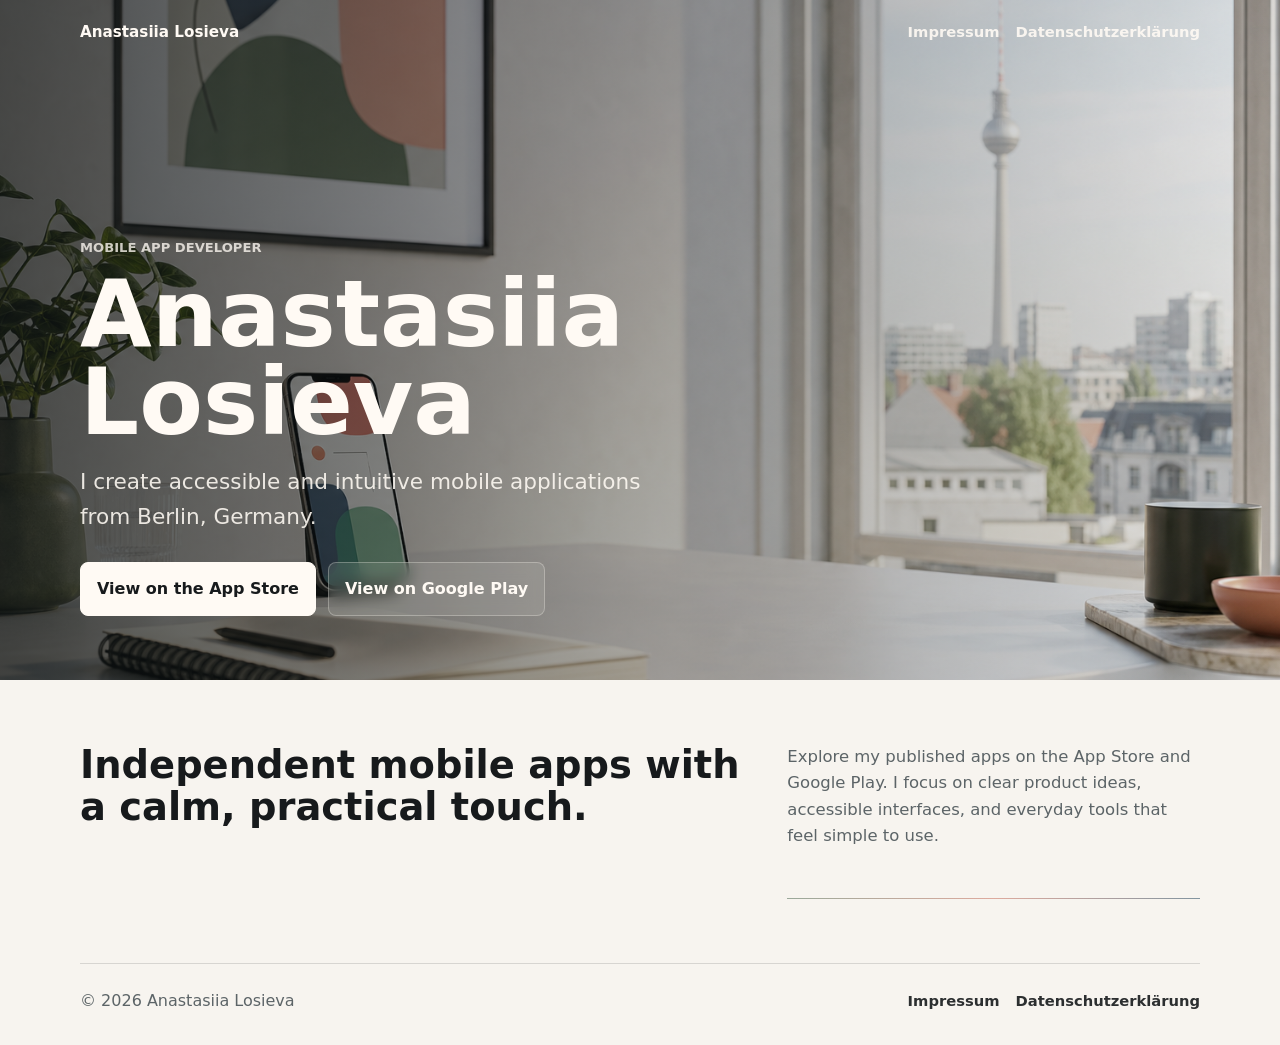
<file: index.html>
<!DOCTYPE html>
<html lang="en">
<head>
  <meta charset="UTF-8">
  <meta name="viewport" content="width=device-width, initial-scale=1">
  <title>Anastasiia Losieva – App Developer</title>
  <link rel="preload" href="assets/homepage-hero.png" as="image">
  <style>
    :root {
      color-scheme: light;
      --ink: #171a1c;
      --muted: #5c6467;
      --paper: #f7f4ef;
      --line: rgba(23, 26, 28, 0.14);
      --green: #4e6b54;
      --coral: #c96f5d;
      --blue: #24475f;
      --white: #fffaf4;
    }

    * {
      box-sizing: border-box;
    }

    body {
      margin: 0;
      font-family: Inter, ui-sans-serif, system-ui, -apple-system, BlinkMacSystemFont, "Segoe UI", sans-serif;
      line-height: 1.6;
      color: var(--ink);
      background: var(--paper);
    }

    a {
      color: inherit;
    }

    .site-header {
      position: absolute;
      top: 0;
      left: 0;
      right: 0;
      z-index: 2;
      display: flex;
      align-items: center;
      justify-content: space-between;
      gap: 1rem;
      width: min(1120px, calc(100% - 2rem));
      margin: 0 auto;
      padding: 1.25rem 0;
      color: var(--white);
    }

    .brand {
      margin: 0;
      font-size: 0.95rem;
      font-weight: 700;
    }

    nav {
      display: flex;
      gap: 1rem;
      align-items: center;
      flex-wrap: wrap;
      justify-content: flex-end;
    }

    nav a {
      text-decoration: none;
      font-size: 0.92rem;
      font-weight: 650;
      opacity: 0.9;
      transition: opacity 160ms ease, transform 160ms ease;
    }

    nav a:hover {
      opacity: 1;
      transform: translateY(-1px);
    }

    .hero {
      position: relative;
      min-height: min(680px, 76vh);
      overflow: hidden;
      display: grid;
      align-items: end;
      background: #101516;
      color: var(--white);
      isolation: isolate;
    }

    .hero::before,
    .hero::after {
      content: "";
      position: absolute;
      inset: 0;
    }

    .hero::before {
      z-index: -2;
      background-image: url("assets/homepage-hero.png");
      background-position: center;
      background-size: cover;
      transform: scale(1.02);
      animation: hero-breathe 16s ease-in-out infinite alternate;
    }

    .hero::after {
      z-index: -1;
      background: linear-gradient(90deg, rgba(16, 21, 22, 0.74), rgba(16, 21, 22, 0.36) 48%, rgba(16, 21, 22, 0.08));
    }

    .hero-content {
      width: min(1120px, calc(100% - 2rem));
      margin: 0 auto;
      padding: 8rem 0 4rem;
    }

    .eyebrow {
      margin: 0 0 0.75rem;
      color: rgba(255, 250, 244, 0.78);
      font-size: 0.82rem;
      font-weight: 800;
      letter-spacing: 0;
      text-transform: uppercase;
    }

    h1 {
      max-width: 720px;
      margin: 0;
      font-size: clamp(2.6rem, 8vw, 5.8rem);
      line-height: 0.95;
      letter-spacing: 0;
    }

    .lead {
      max-width: 580px;
      margin: 1.2rem 0 0;
      color: rgba(255, 250, 244, 0.88);
      font-size: clamp(1.05rem, 2vw, 1.35rem);
    }

    .hero-actions {
      display: flex;
      flex-wrap: wrap;
      gap: 0.75rem;
      margin-top: 1.75rem;
    }

    .button {
      display: inline-block;
      min-width: 11.5rem;
      padding: 0.82rem 1rem;
      border: 1px solid rgba(255, 250, 244, 0.28);
      border-radius: 8px;
      color: var(--white);
      text-decoration: none;
      text-align: center;
      font-weight: 760;
      transition: transform 160ms ease, border-color 160ms ease, background 160ms ease;
    }

    .button:hover {
      transform: translateY(-2px);
    }

    .button.primary {
      background: var(--white);
      color: var(--ink);
      border-color: var(--white);
    }

    .button.secondary {
      background: rgba(255, 250, 244, 0.1);
      backdrop-filter: blur(8px);
    }

    .section {
      width: min(1120px, calc(100% - 2rem));
      margin: 0 auto;
      padding: 4rem 0;
    }

    .intro {
      display: grid;
      grid-template-columns: minmax(0, 0.9fr) minmax(260px, 0.55fr);
      gap: 2rem;
      align-items: start;
    }

    .intro h2 {
      margin: 0;
      font-size: clamp(1.7rem, 3vw, 2.5rem);
      line-height: 1.1;
      letter-spacing: 0;
    }

    .intro p {
      margin: 0;
      color: var(--muted);
      font-size: 1.03rem;
    }

    .accent-line {
      width: 100%;
      height: 1px;
      margin-top: 3rem;
      background: linear-gradient(90deg, var(--green), var(--coral), var(--blue));
      opacity: 0.55;
    }

    footer {
      width: min(1120px, calc(100% - 2rem));
      margin: 0 auto;
      padding: 1.5rem 0 2rem;
      border-top: 1px solid var(--line);
      color: var(--muted);
      display: flex;
      align-items: center;
      justify-content: space-between;
      gap: 1rem;
      flex-wrap: wrap;
    }

    footer p {
      margin: 0;
    }

    footer nav a {
      color: var(--ink);
    }

    @keyframes hero-breathe {
      from {
        transform: scale(1.02);
      }
      to {
        transform: scale(1.055);
      }
    }

    @media (max-width: 720px) {
      .site-header {
        align-items: flex-start;
        padding-top: 1rem;
      }

      nav {
        gap: 0.75rem;
      }

      .hero {
        min-height: 690px;
      }

      .hero::before {
        background-position: 58% center;
      }

      .hero-content {
        padding-bottom: 2rem;
      }

      .button {
        width: 100%;
      }

      .intro {
        grid-template-columns: 1fr;
      }
    }

    @media (prefers-reduced-motion: reduce) {
      *,
      *::before,
      *::after {
        animation-duration: 1ms !important;
        animation-iteration-count: 1 !important;
        scroll-behavior: auto !important;
        transition-duration: 1ms !important;
      }
    }
  </style>
</head>
<body>
  <header class="site-header">
    <p class="brand">Anastasiia Losieva</p>
    <nav aria-label="Primary">
      <a href="impressum.html">Impressum</a>
      <a href="datenschutz.html">Datenschutzerklärung</a>
    </nav>
  </header>

  <main>
    <section class="hero" aria-labelledby="hero-title">
      <div class="hero-content">
        <p class="eyebrow">Mobile App Developer</p>
        <h1 id="hero-title">Anastasiia Losieva</h1>
        <p class="lead">I create accessible and intuitive mobile applications from Berlin, Germany.</p>
        <div class="hero-actions" role="group" aria-label="App store profiles">
          <a class="button primary" href="https://apps.apple.com/de/developer/anastasiia-losieva/id1789426317?l=en-GB" target="_blank" rel="noopener noreferrer">View on the App Store</a>
          <a class="button secondary" href="https://play.google.com/store/apps/developer?id=Anastasiia+Losieva" target="_blank" rel="noopener noreferrer">View on Google Play</a>
        </div>
      </div>
    </section>

    <section class="section intro" aria-labelledby="apps-title">
      <h2 id="apps-title">Independent mobile apps with a calm, practical touch.</h2>
      <div>
        <p>Explore my published apps on the App Store and Google Play. I focus on clear product ideas, accessible interfaces, and everyday tools that feel simple to use.</p>
        <div class="accent-line" aria-hidden="true"></div>
      </div>
    </section>
  </main>

  <footer>
    <p>&copy; 2026 Anastasiia Losieva</p>
    <nav aria-label="Footer">
      <a href="impressum.html">Impressum</a>
      <a href="datenschutz.html">Datenschutzerklärung</a>
    </nav>
  </footer>
</body>
</html>
</file>
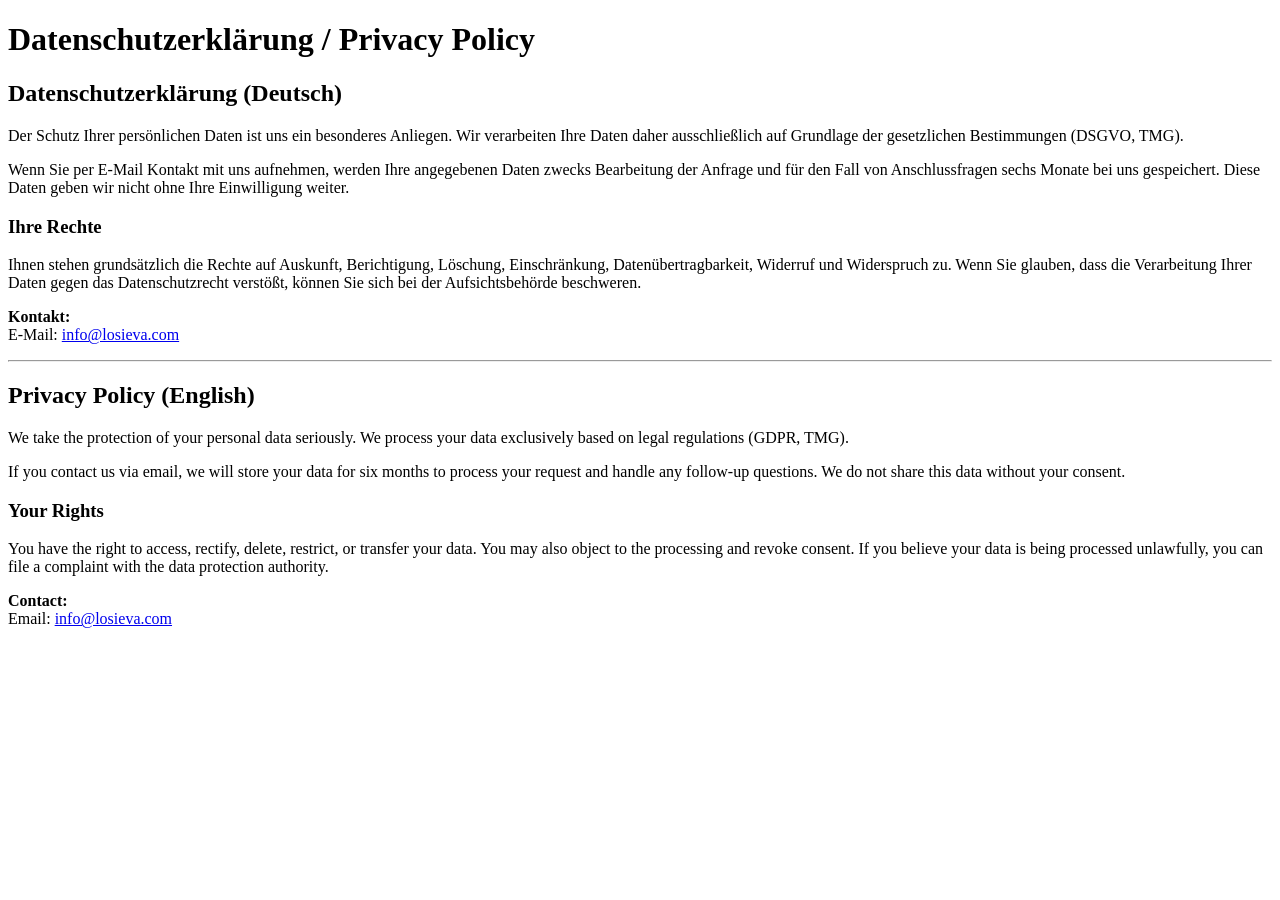
<file: datenschutz.html>
<!DOCTYPE html>
<html lang="de">
<head>
  <meta charset="UTF-8">
  <title>Datenschutzerklärung</title>
</head>
<body>
  <h1>Datenschutzerklärung / Privacy Policy</h1>

  <h2>Datenschutzerklärung (Deutsch)</h2>
  <p>
    Der Schutz Ihrer persönlichen Daten ist uns ein besonderes Anliegen. Wir verarbeiten Ihre Daten daher ausschließlich auf Grundlage der gesetzlichen Bestimmungen (DSGVO, TMG).
  </p>
  <p>
    Wenn Sie per E-Mail Kontakt mit uns aufnehmen, werden Ihre angegebenen Daten zwecks Bearbeitung der Anfrage und für den Fall von Anschlussfragen sechs Monate bei uns gespeichert. Diese Daten geben wir nicht ohne Ihre Einwilligung weiter.
  </p>
  <h3>Ihre Rechte</h3>
  <p>
    Ihnen stehen grundsätzlich die Rechte auf Auskunft, Berichtigung, Löschung, Einschränkung, Datenübertragbarkeit, Widerruf und Widerspruch zu. Wenn Sie glauben, dass die Verarbeitung Ihrer Daten gegen das Datenschutzrecht verstößt, können Sie sich bei der Aufsichtsbehörde beschweren.
  </p>
  <p>
    <strong>Kontakt:</strong><br>
    E-Mail: <a href="mailto:info@losieva.com">info@losieva.com</a>
  </p>

  <hr>

  <h2>Privacy Policy (English)</h2>
  <p>
    We take the protection of your personal data seriously. We process your data exclusively based on legal regulations (GDPR, TMG).
  </p>
  <p>
    If you contact us via email, we will store your data for six months to process your request and handle any follow-up questions. We do not share this data without your consent.
  </p>
  <h3>Your Rights</h3>
  <p>
    You have the right to access, rectify, delete, restrict, or transfer your data. You may also object to the processing and revoke consent. If you believe your data is being processed unlawfully, you can file a complaint with the data protection authority.
  </p>
  <p>
    <strong>Contact:</strong><br>
    Email: <a href="mailto:info@losieva.com">info@losieva.com</a>
  </p>
</body>
</html>
</file>
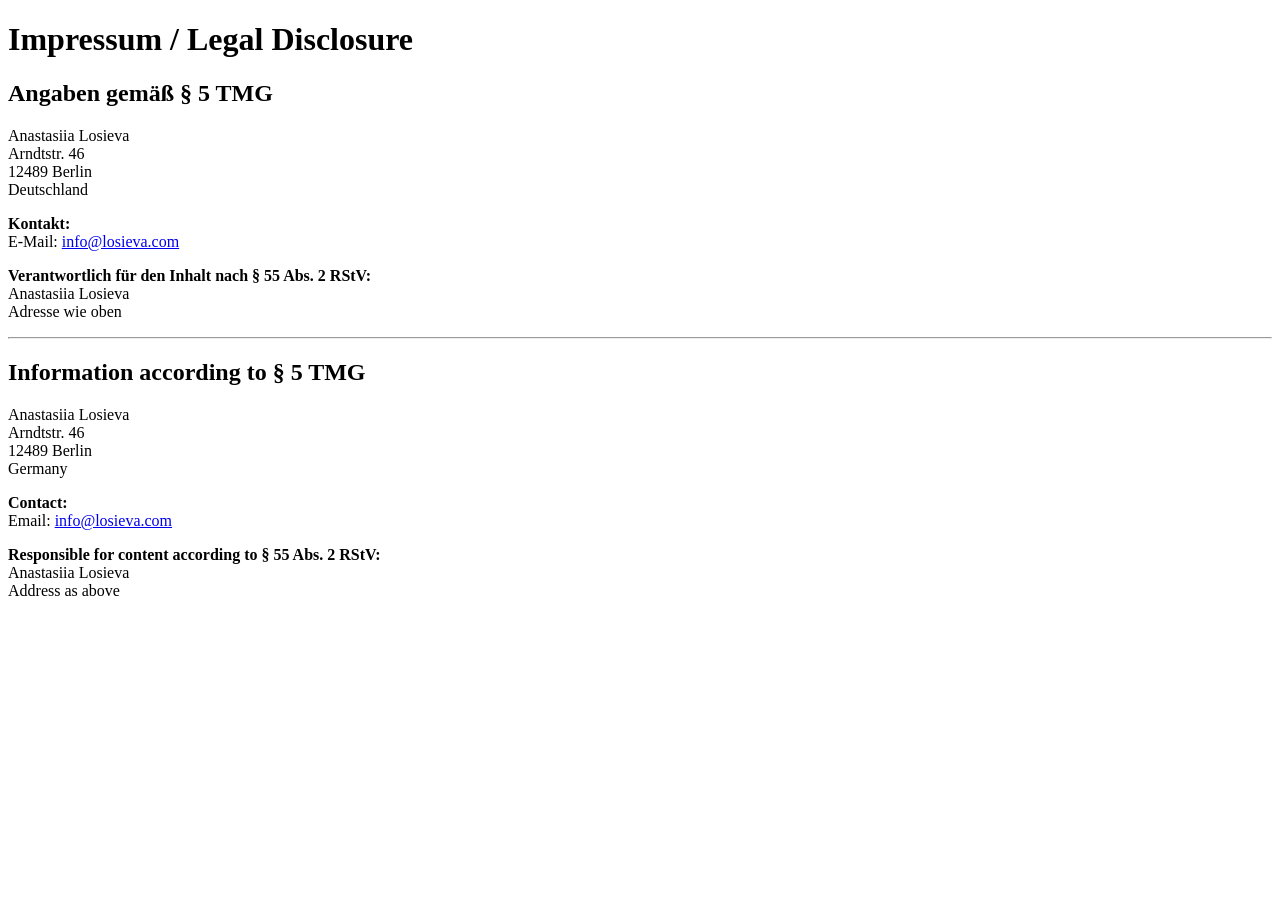
<file: impressum.html>
<!DOCTYPE html>
<html lang="de">
<head>
  <meta charset="UTF-8">
  <title>Impressum</title>
</head>
<body>
  <h1>Impressum / Legal Disclosure</h1>

  <h2>Angaben gemäß § 5 TMG</h2>
  <p>
    Anastasiia Losieva<br>
    Arndtstr. 46<br>
    12489 Berlin<br>
    Deutschland
  </p>

  <p>
    <strong>Kontakt:</strong><br>
    E-Mail: <a href="mailto:info@losieva.com">info@losieva.com</a>
  </p>

  <p>
    <strong>Verantwortlich für den Inhalt nach § 55 Abs. 2 RStV:</strong><br>
    Anastasiia Losieva<br>
    Adresse wie oben
  </p>

  <hr>

  <h2>Information according to § 5 TMG</h2>
  <p>
    Anastasiia Losieva<br>
    Arndtstr. 46<br>
    12489 Berlin<br>
    Germany
  </p>

  <p>
    <strong>Contact:</strong><br>
    Email: <a href="mailto:info@losieva.com">info@losieva.com</a>
  </p>

  <p>
    <strong>Responsible for content according to § 55 Abs. 2 RStV:</strong><br>
    Anastasiia Losieva<br>
    Address as above
  </p>
</body>
</html>
</file>
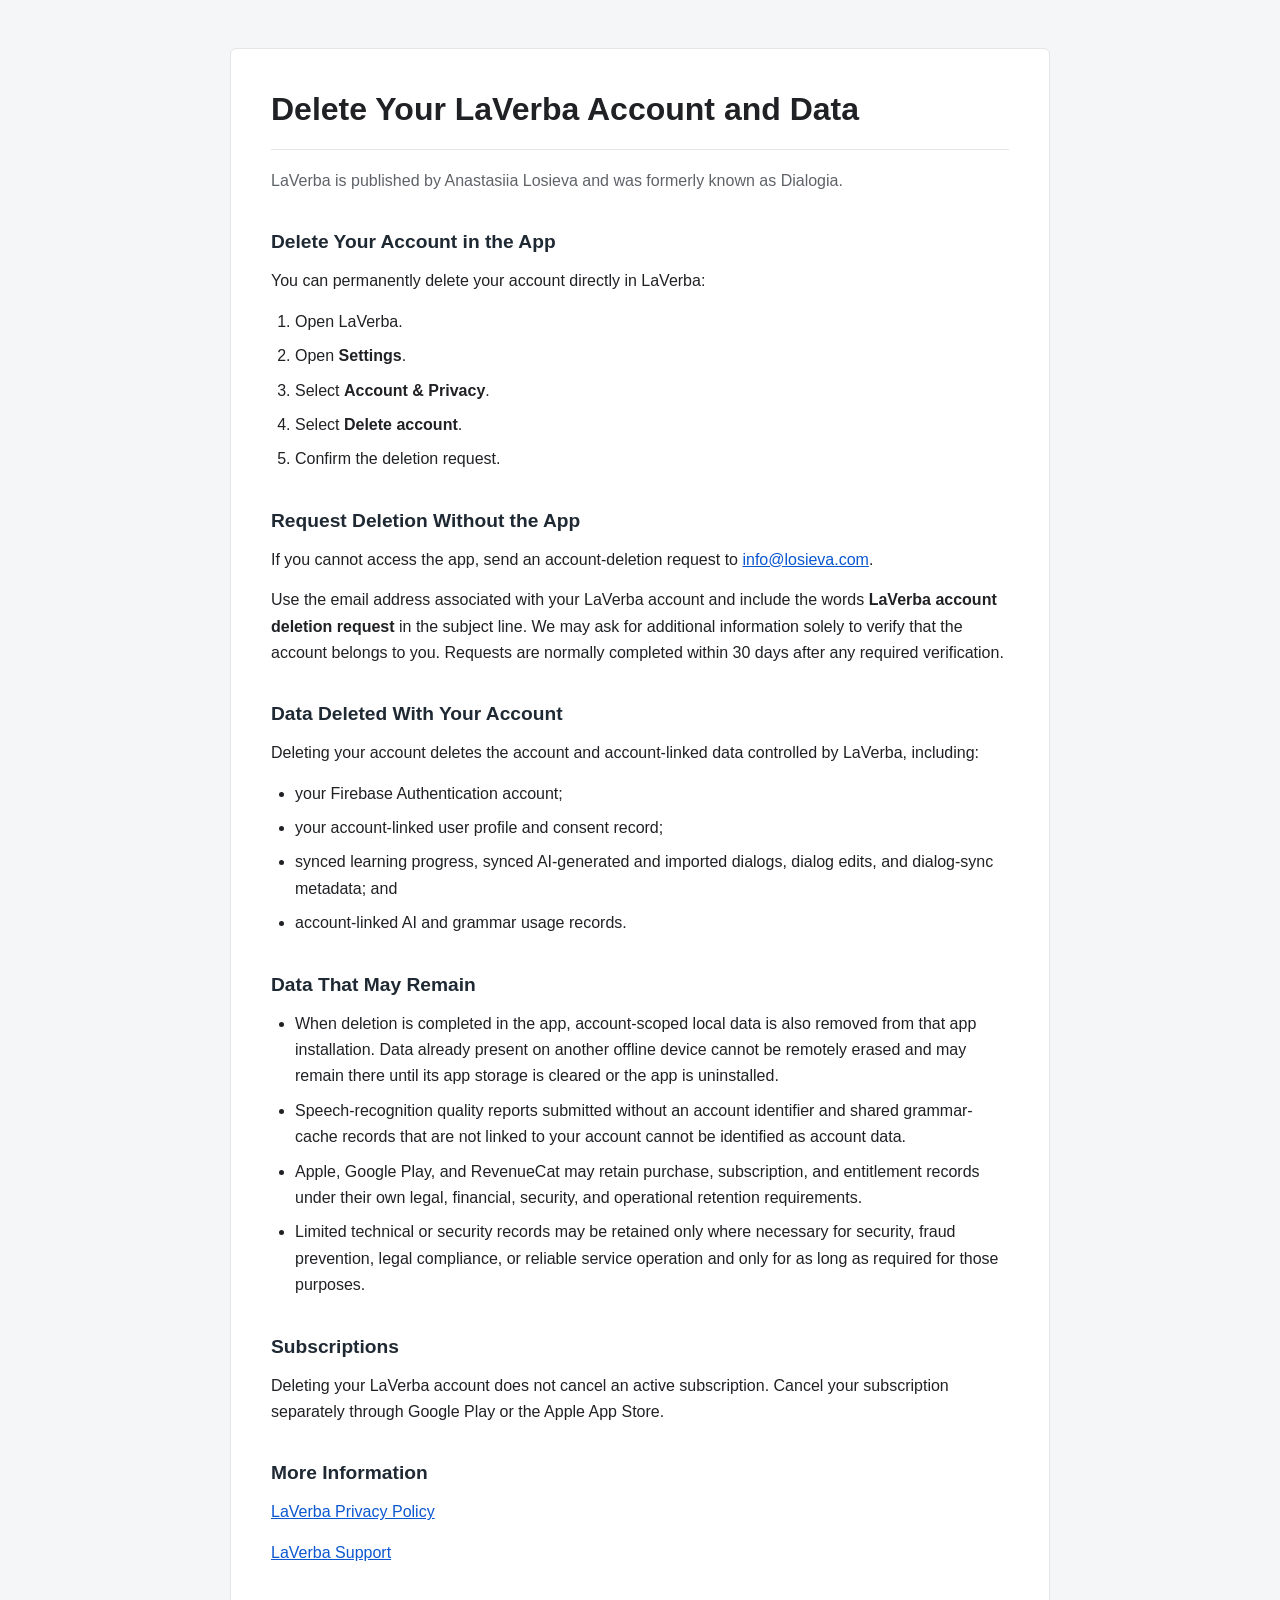
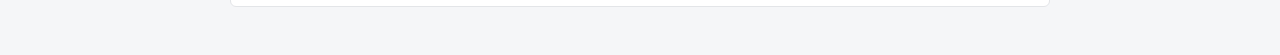
<file: app/dialogia/account-deletion.html>
<!DOCTYPE html>
<html lang="en">
<head>
  <meta charset="UTF-8">
  <meta name="viewport" content="width=device-width, initial-scale=1">
  <meta name="robots" content="noindex, noarchive">
  <title>Delete Your LaVerba Account and Data</title>
  <link rel="stylesheet" href="styles.css">
</head>
<body>
  <main class="page">
    <article class="document">
      <section class="legal-content">
        <h1>Delete Your LaVerba Account and Data</h1>
        <p>LaVerba is published by Anastasiia Losieva and was formerly known as Dialogia.</p>

        <h2>Delete Your Account in the App</h2>
        <p>You can permanently delete your account directly in LaVerba:</p>
        <ol>
          <li>Open LaVerba.</li>
          <li>Open <strong>Settings</strong>.</li>
          <li>Select <strong>Account &amp; Privacy</strong>.</li>
          <li>Select <strong>Delete account</strong>.</li>
          <li>Confirm the deletion request.</li>
        </ol>

        <h2>Request Deletion Without the App</h2>
        <p>If you cannot access the app, send an account-deletion request to <a href="mailto:info@losieva.com?subject=LaVerba%20account%20deletion%20request">info@losieva.com</a>.</p>
        <p>Use the email address associated with your LaVerba account and include the words <strong>LaVerba account deletion request</strong> in the subject line. We may ask for additional information solely to verify that the account belongs to you. Requests are normally completed within 30 days after any required verification.</p>

        <h2>Data Deleted With Your Account</h2>
        <p>Deleting your account deletes the account and account-linked data controlled by LaVerba, including:</p>
        <ul>
          <li>your Firebase Authentication account;</li>
          <li>your account-linked user profile and consent record;</li>
          <li>synced learning progress, synced AI-generated and imported dialogs, dialog edits, and dialog-sync metadata; and</li>
          <li>account-linked AI and grammar usage records.</li>
        </ul>

        <h2>Data That May Remain</h2>
        <ul>
          <li>When deletion is completed in the app, account-scoped local data is also removed from that app installation. Data already present on another offline device cannot be remotely erased and may remain there until its app storage is cleared or the app is uninstalled.</li>
          <li>Speech-recognition quality reports submitted without an account identifier and shared grammar-cache records that are not linked to your account cannot be identified as account data.</li>
          <li>Apple, Google Play, and RevenueCat may retain purchase, subscription, and entitlement records under their own legal, financial, security, and operational retention requirements.</li>
          <li>Limited technical or security records may be retained only where necessary for security, fraud prevention, legal compliance, or reliable service operation and only for as long as required for those purposes.</li>
        </ul>

        <h2>Subscriptions</h2>
        <p>Deleting your LaVerba account does not cancel an active subscription. Cancel your subscription separately through Google Play or the Apple App Store.</p>

        <h2>More Information</h2>
        <p><a href="privacy-policy.html">LaVerba Privacy Policy</a></p>
        <p><a href="support.html">LaVerba Support</a></p>
      </section>
    </article>
  </main>
</body>
</html>
</file>
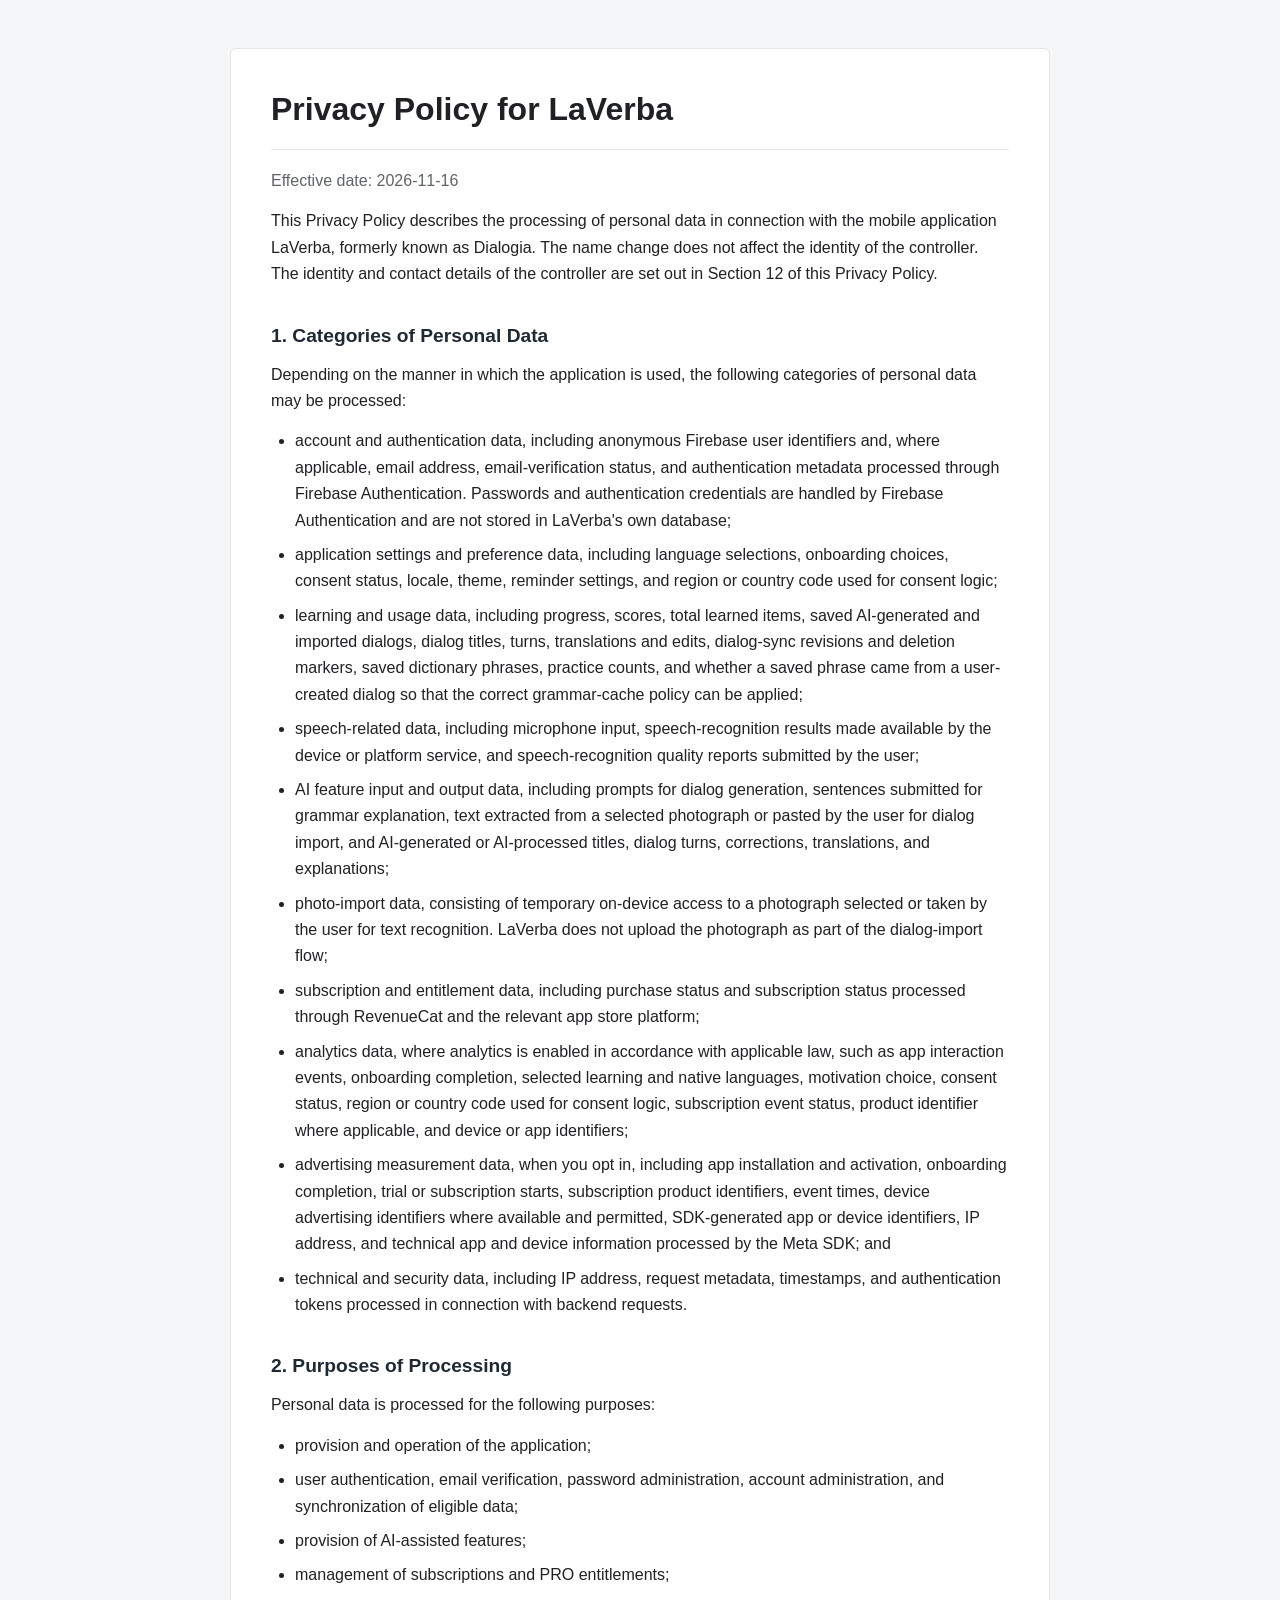
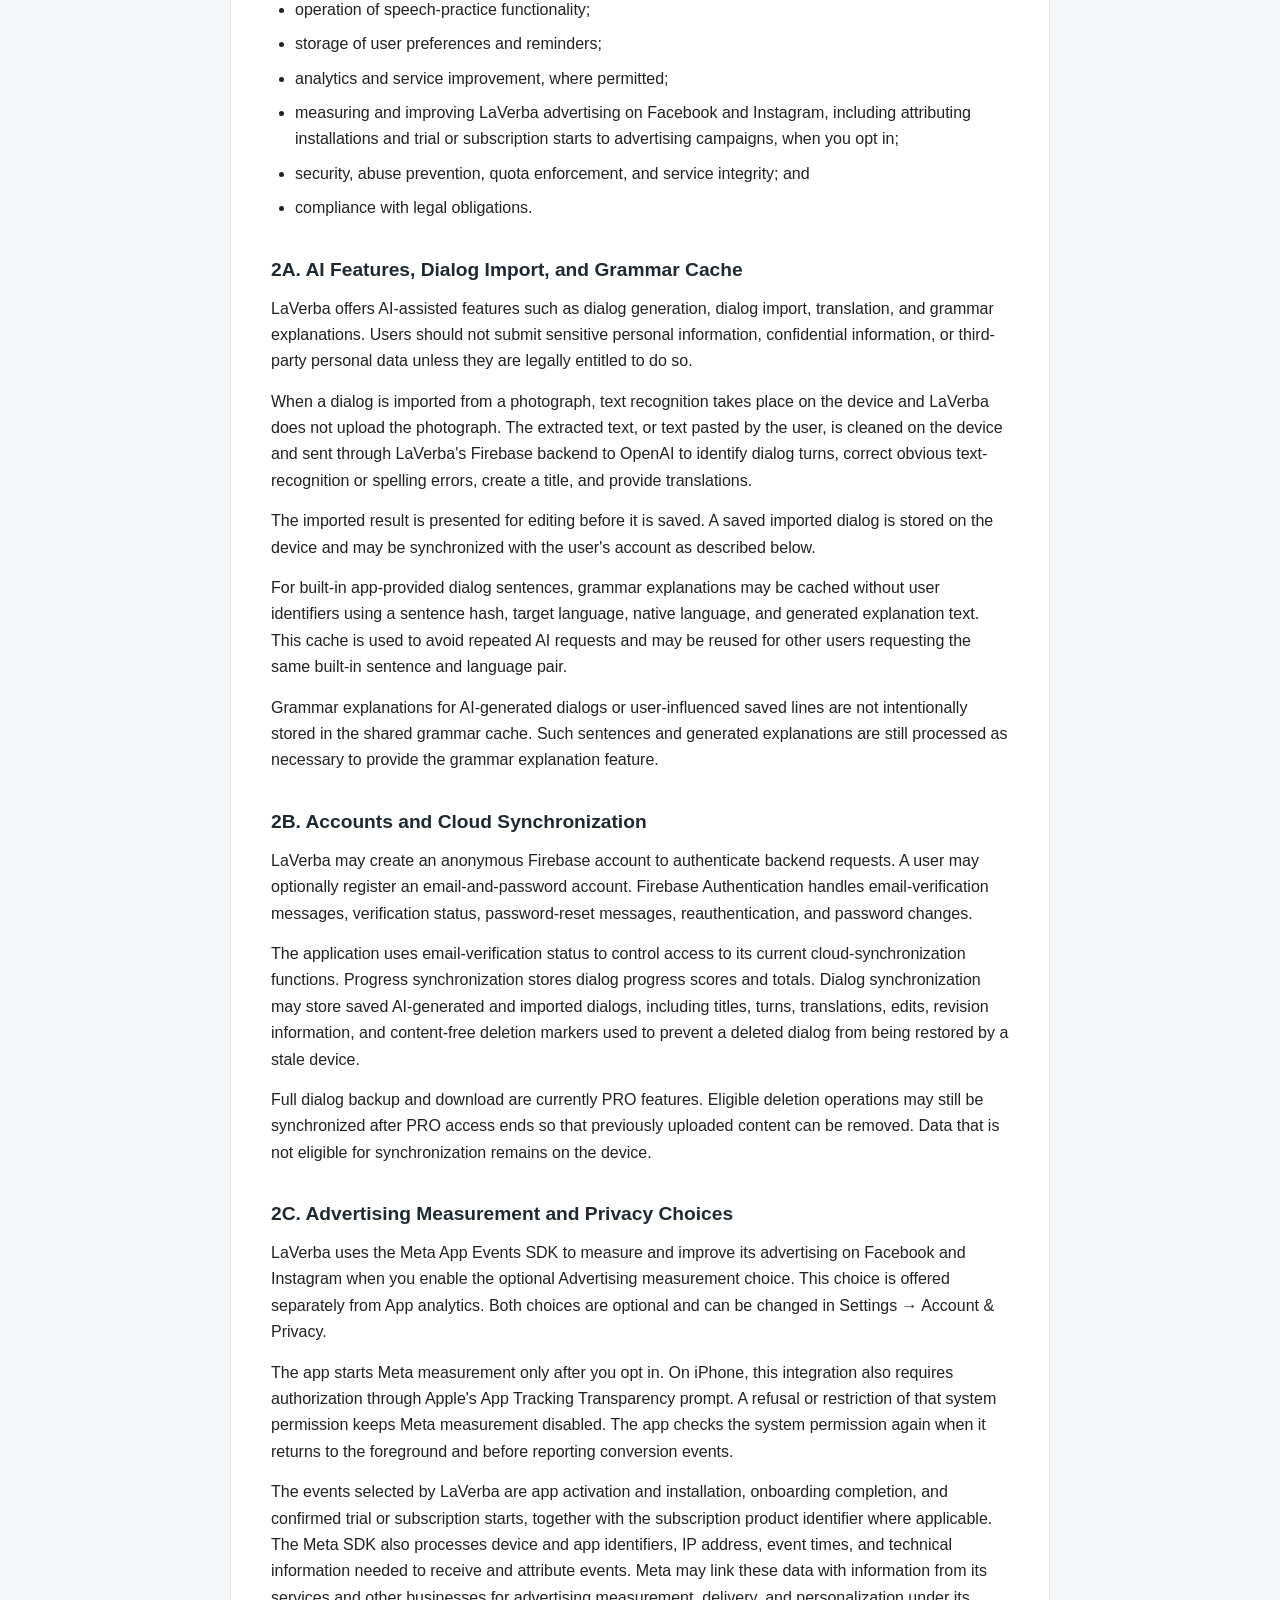
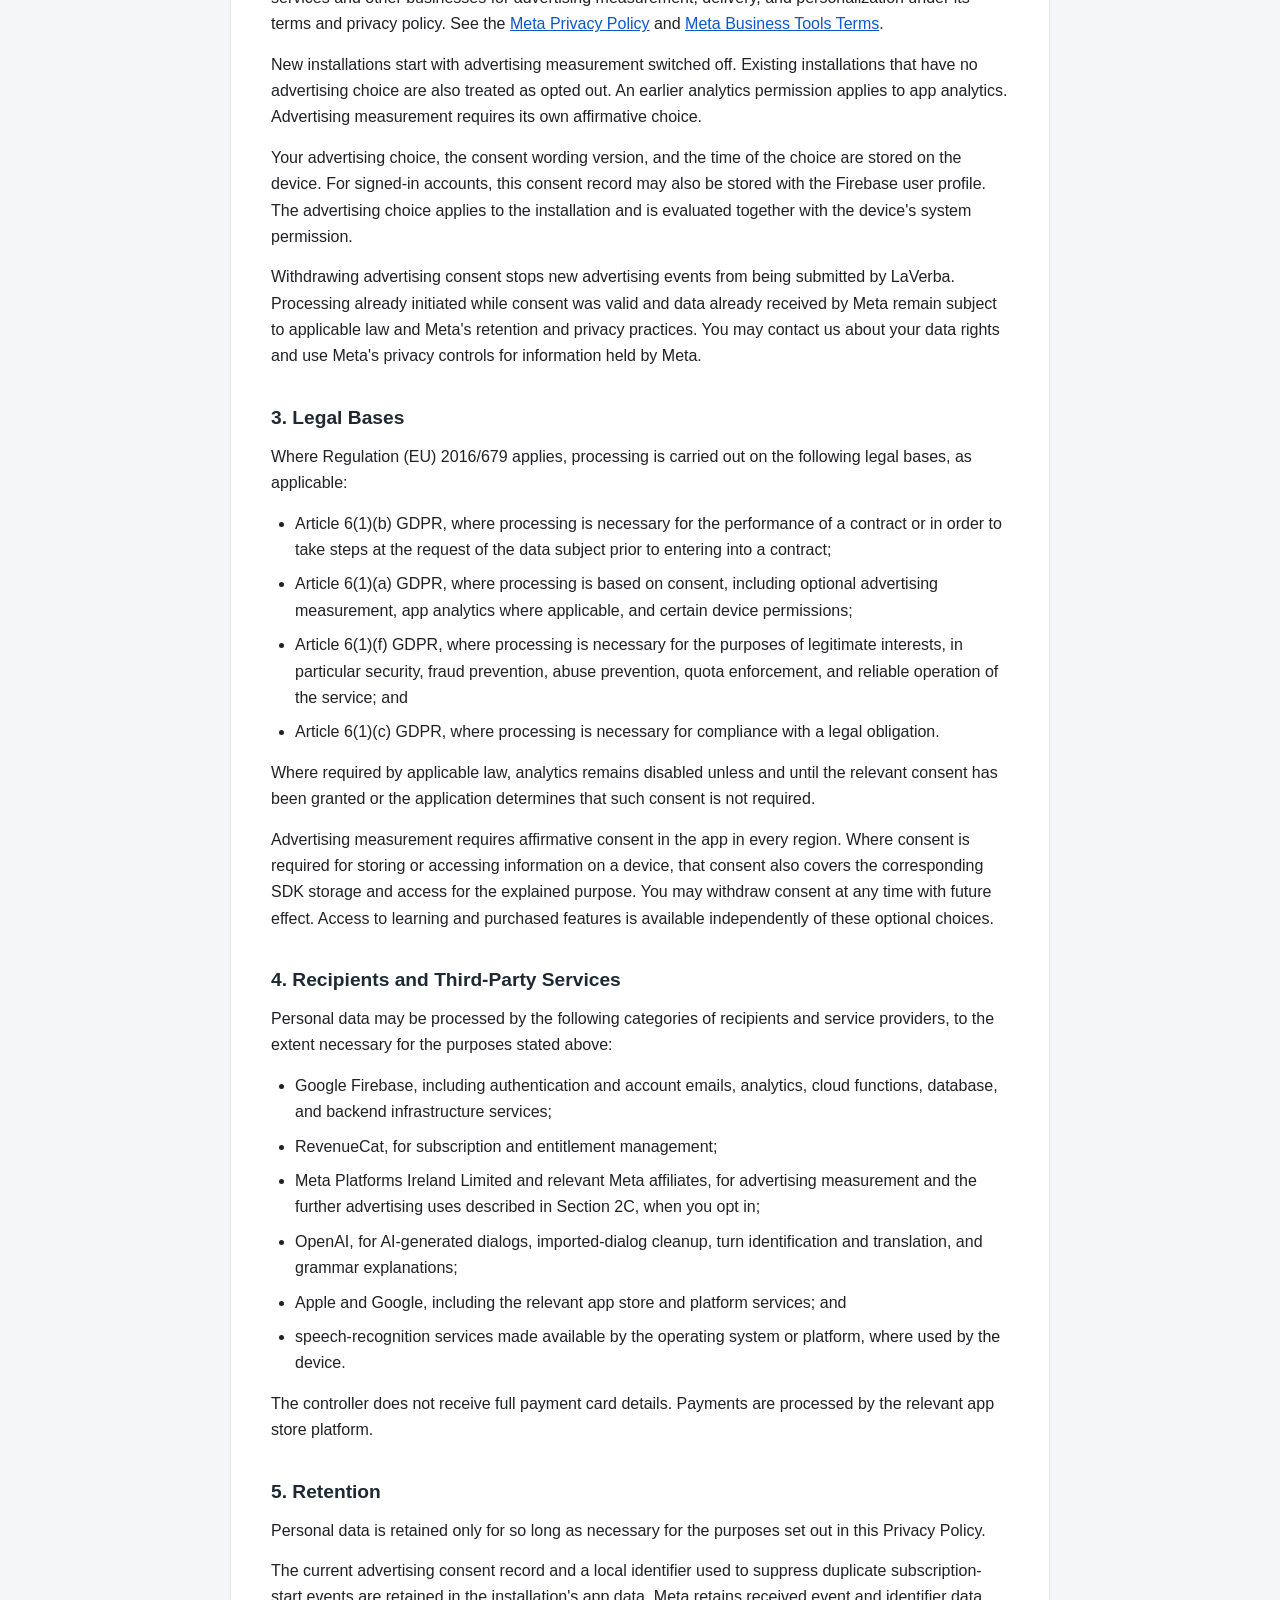
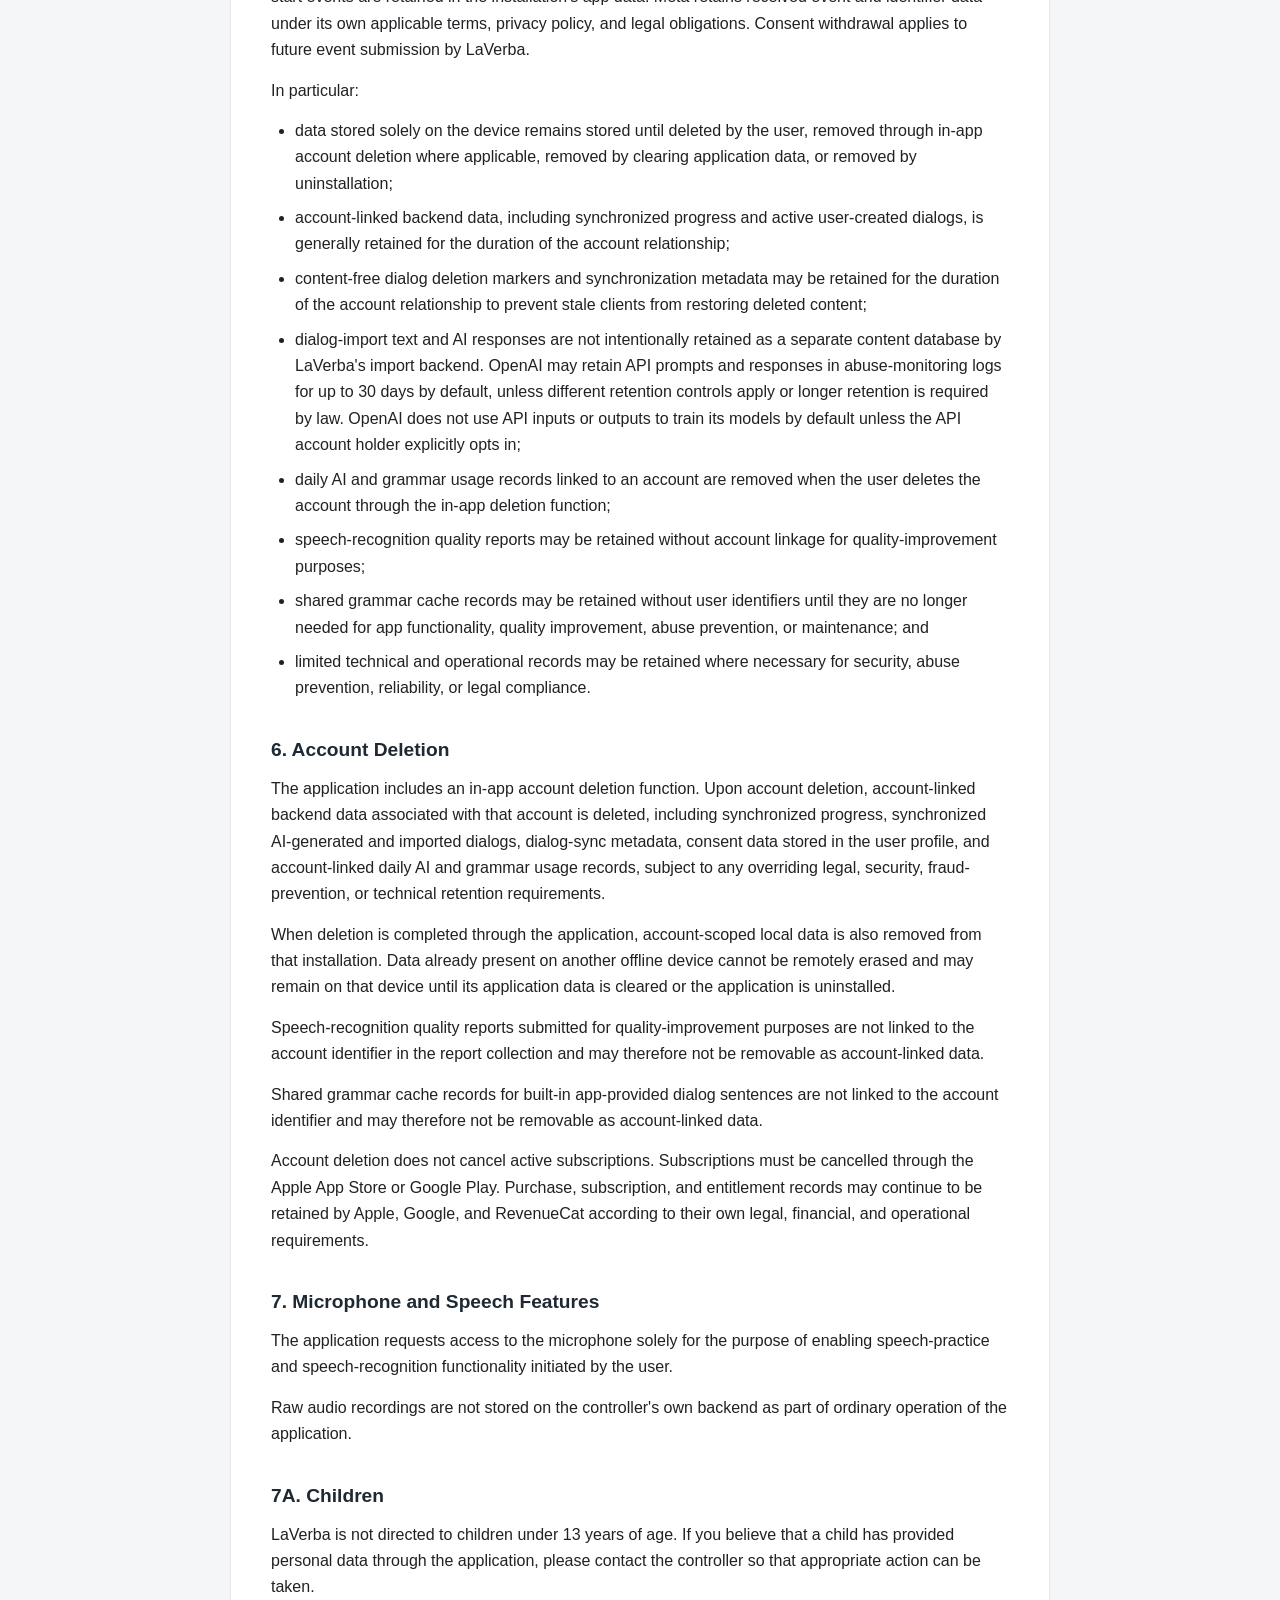
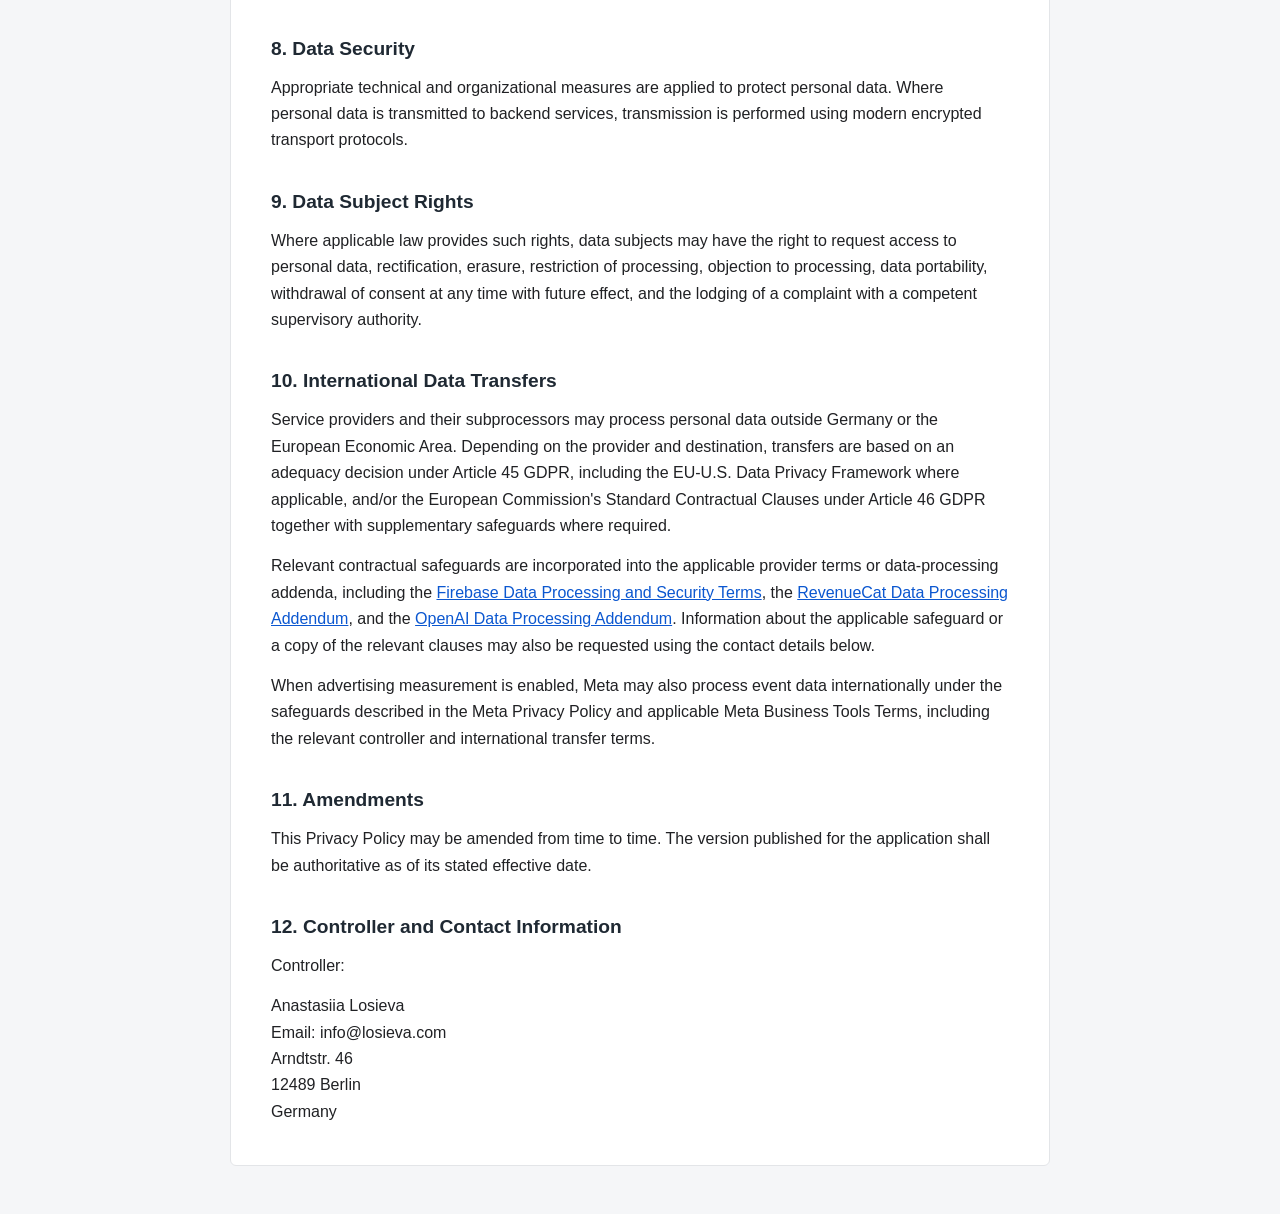
<file: app/dialogia/privacy-policy.html>
<!DOCTYPE html>
<html lang="en">
<head>
  <meta charset="UTF-8">
  <meta name="viewport" content="width=device-width, initial-scale=1">
  <meta name="robots" content="noindex, nofollow, noarchive">
  <title>LaVerba Privacy Policy</title>
  <link rel="stylesheet" href="styles.css">
</head>
<body>
  <main class="page">
    <article class="document">
      <section class="legal-content">
<h1>Privacy Policy for LaVerba</h1>
<p>Effective date: 2026-11-16</p>
<p>This Privacy Policy describes the processing of personal data in connection with the mobile application LaVerba, formerly known as Dialogia. The name change does not affect the identity of the controller. The identity and contact details of the controller are set out in Section 12 of this Privacy Policy.</p>
<h2>1. Categories of Personal Data</h2>
<p>Depending on the manner in which the application is used, the following categories of personal data may be processed:</p>
<ul>
  <li>account and authentication data, including anonymous Firebase user identifiers and, where applicable, email address, email-verification status, and authentication metadata processed through Firebase Authentication. Passwords and authentication credentials are handled by Firebase Authentication and are not stored in LaVerba's own database;</li>
  <li>application settings and preference data, including language selections, onboarding choices, consent status, locale, theme, reminder settings, and region or country code used for consent logic;</li>
  <li>learning and usage data, including progress, scores, total learned items, saved AI-generated and imported dialogs, dialog titles, turns, translations and edits, dialog-sync revisions and deletion markers, saved dictionary phrases, practice counts, and whether a saved phrase came from a user-created dialog so that the correct grammar-cache policy can be applied;</li>
  <li>speech-related data, including microphone input, speech-recognition results made available by the device or platform service, and speech-recognition quality reports submitted by the user;</li>
  <li>AI feature input and output data, including prompts for dialog generation, sentences submitted for grammar explanation, text extracted from a selected photograph or pasted by the user for dialog import, and AI-generated or AI-processed titles, dialog turns, corrections, translations, and explanations;</li>
  <li>photo-import data, consisting of temporary on-device access to a photograph selected or taken by the user for text recognition. LaVerba does not upload the photograph as part of the dialog-import flow;</li>
  <li>subscription and entitlement data, including purchase status and subscription status processed through RevenueCat and the relevant app store platform;</li>
  <li>analytics data, where analytics is enabled in accordance with applicable law, such as app interaction events, onboarding completion, selected learning and native languages, motivation choice, consent status, region or country code used for consent logic, subscription event status, product identifier where applicable, and device or app identifiers;</li>
  <li>advertising measurement data, when you opt in, including app installation and activation, onboarding completion, trial or subscription starts, subscription product identifiers, event times, device advertising identifiers where available and permitted, SDK-generated app or device identifiers, IP address, and technical app and device information processed by the Meta SDK; and</li>
  <li>technical and security data, including IP address, request metadata, timestamps, and authentication tokens processed in connection with backend requests.</li>
</ul>
<h2>2. Purposes of Processing</h2>
<p>Personal data is processed for the following purposes:</p>
<ul>
  <li>provision and operation of the application;</li>
  <li>user authentication, email verification, password administration, account administration, and synchronization of eligible data;</li>
  <li>provision of AI-assisted features;</li>
  <li>management of subscriptions and PRO entitlements;</li>
  <li>operation of speech-practice functionality;</li>
  <li>storage of user preferences and reminders;</li>
  <li>analytics and service improvement, where permitted;</li>
  <li>measuring and improving LaVerba advertising on Facebook and Instagram, including attributing installations and trial or subscription starts to advertising campaigns, when you opt in;</li>
  <li>security, abuse prevention, quota enforcement, and service integrity; and</li>
  <li>compliance with legal obligations.</li>
</ul>
<h2>2A. AI Features, Dialog Import, and Grammar Cache</h2>
<p>LaVerba offers AI-assisted features such as dialog generation, dialog import, translation, and grammar explanations. Users should not submit sensitive personal information, confidential information, or third-party personal data unless they are legally entitled to do so.</p>
<p>When a dialog is imported from a photograph, text recognition takes place on the device and LaVerba does not upload the photograph. The extracted text, or text pasted by the user, is cleaned on the device and sent through LaVerba's Firebase backend to OpenAI to identify dialog turns, correct obvious text-recognition or spelling errors, create a title, and provide translations.</p>
<p>The imported result is presented for editing before it is saved. A saved imported dialog is stored on the device and may be synchronized with the user's account as described below.</p>
<p>For built-in app-provided dialog sentences, grammar explanations may be cached without user identifiers using a sentence hash, target language, native language, and generated explanation text. This cache is used to avoid repeated AI requests and may be reused for other users requesting the same built-in sentence and language pair.</p>
<p>Grammar explanations for AI-generated dialogs or user-influenced saved lines are not intentionally stored in the shared grammar cache. Such sentences and generated explanations are still processed as necessary to provide the grammar explanation feature.</p>
<h2>2B. Accounts and Cloud Synchronization</h2>
<p>LaVerba may create an anonymous Firebase account to authenticate backend requests. A user may optionally register an email-and-password account. Firebase Authentication handles email-verification messages, verification status, password-reset messages, reauthentication, and password changes.</p>
<p>The application uses email-verification status to control access to its current cloud-synchronization functions. Progress synchronization stores dialog progress scores and totals. Dialog synchronization may store saved AI-generated and imported dialogs, including titles, turns, translations, edits, revision information, and content-free deletion markers used to prevent a deleted dialog from being restored by a stale device.</p>
<p>Full dialog backup and download are currently PRO features. Eligible deletion operations may still be synchronized after PRO access ends so that previously uploaded content can be removed. Data that is not eligible for synchronization remains on the device.</p>
<h2>2C. Advertising Measurement and Privacy Choices</h2>
<p>LaVerba uses the Meta App Events SDK to measure and improve its advertising on Facebook and Instagram when you enable the optional Advertising measurement choice. This choice is offered separately from App analytics. Both choices are optional and can be changed in Settings &rarr; Account &amp; Privacy.</p>
<p>The app starts Meta measurement only after you opt in. On iPhone, this integration also requires authorization through Apple's App Tracking Transparency prompt. A refusal or restriction of that system permission keeps Meta measurement disabled. The app checks the system permission again when it returns to the foreground and before reporting conversion events.</p>
<p>The events selected by LaVerba are app activation and installation, onboarding completion, and confirmed trial or subscription starts, together with the subscription product identifier where applicable. The Meta SDK also processes device and app identifiers, IP address, event times, and technical information needed to receive and attribute events. Meta may link these data with information from its services and other businesses for advertising measurement, delivery, and personalization under its terms and privacy policy. See the <a href="https://www.facebook.com/privacy/policy/">Meta Privacy Policy</a> and <a href="https://www.facebook.com/legal/technology_terms">Meta Business Tools Terms</a>.</p>
<p>New installations start with advertising measurement switched off. Existing installations that have no advertising choice are also treated as opted out. An earlier analytics permission applies to app analytics. Advertising measurement requires its own affirmative choice.</p>
<p>Your advertising choice, the consent wording version, and the time of the choice are stored on the device. For signed-in accounts, this consent record may also be stored with the Firebase user profile. The advertising choice applies to the installation and is evaluated together with the device's system permission.</p>
<p>Withdrawing advertising consent stops new advertising events from being submitted by LaVerba. Processing already initiated while consent was valid and data already received by Meta remain subject to applicable law and Meta's retention and privacy practices. You may contact us about your data rights and use Meta's privacy controls for information held by Meta.</p>
<h2>3. Legal Bases</h2>
<p>Where Regulation (EU) 2016/679 applies, processing is carried out on the following legal bases, as applicable:</p>
<ul>
  <li>Article 6(1)(b) GDPR, where processing is necessary for the performance of a contract or in order to take steps at the request of the data subject prior to entering into a contract;</li>
  <li>Article 6(1)(a) GDPR, where processing is based on consent, including optional advertising measurement, app analytics where applicable, and certain device permissions;</li>
  <li>Article 6(1)(f) GDPR, where processing is necessary for the purposes of legitimate interests, in particular security, fraud prevention, abuse prevention, quota enforcement, and reliable operation of the service; and</li>
  <li>Article 6(1)(c) GDPR, where processing is necessary for compliance with a legal obligation.</li>
</ul>
<p>Where required by applicable law, analytics remains disabled unless and until the relevant consent has been granted or the application determines that such consent is not required.</p>
<p>Advertising measurement requires affirmative consent in the app in every region. Where consent is required for storing or accessing information on a device, that consent also covers the corresponding SDK storage and access for the explained purpose. You may withdraw consent at any time with future effect. Access to learning and purchased features is available independently of these optional choices.</p>
<h2>4. Recipients and Third-Party Services</h2>
<p>Personal data may be processed by the following categories of recipients and service providers, to the extent necessary for the purposes stated above:</p>
<ul>
  <li>Google Firebase, including authentication and account emails, analytics, cloud functions, database, and backend infrastructure services;</li>
  <li>RevenueCat, for subscription and entitlement management;</li>
  <li>Meta Platforms Ireland Limited and relevant Meta affiliates, for advertising measurement and the further advertising uses described in Section 2C, when you opt in;</li>
  <li>OpenAI, for AI-generated dialogs, imported-dialog cleanup, turn identification and translation, and grammar explanations;</li>
  <li>Apple and Google, including the relevant app store and platform services; and</li>
  <li>speech-recognition services made available by the operating system or platform, where used by the device.</li>
</ul>
<p>The controller does not receive full payment card details. Payments are processed by the relevant app store platform.</p>
<h2>5. Retention</h2>
<p>Personal data is retained only for so long as necessary for the purposes set out in this Privacy Policy.</p>
<p>The current advertising consent record and a local identifier used to suppress duplicate subscription-start events are retained in the installation's app data. Meta retains received event and identifier data under its own applicable terms, privacy policy, and legal obligations. Consent withdrawal applies to future event submission by LaVerba.</p>
<p>In particular:</p>
<ul>
  <li>data stored solely on the device remains stored until deleted by the user, removed through in-app account deletion where applicable, removed by clearing application data, or removed by uninstallation;</li>
  <li>account-linked backend data, including synchronized progress and active user-created dialogs, is generally retained for the duration of the account relationship;</li>
  <li>content-free dialog deletion markers and synchronization metadata may be retained for the duration of the account relationship to prevent stale clients from restoring deleted content;</li>
  <li>dialog-import text and AI responses are not intentionally retained as a separate content database by LaVerba's import backend. OpenAI may retain API prompts and responses in abuse-monitoring logs for up to 30 days by default, unless different retention controls apply or longer retention is required by law. OpenAI does not use API inputs or outputs to train its models by default unless the API account holder explicitly opts in;</li>
  <li>daily AI and grammar usage records linked to an account are removed when the user deletes the account through the in-app deletion function;</li>
  <li>speech-recognition quality reports may be retained without account linkage for quality-improvement purposes;</li>
  <li>shared grammar cache records may be retained without user identifiers until they are no longer needed for app functionality, quality improvement, abuse prevention, or maintenance; and</li>
  <li>limited technical and operational records may be retained where necessary for security, abuse prevention, reliability, or legal compliance.</li>
</ul>
<h2>6. Account Deletion</h2>
<p>The application includes an in-app account deletion function. Upon account deletion, account-linked backend data associated with that account is deleted, including synchronized progress, synchronized AI-generated and imported dialogs, dialog-sync metadata, consent data stored in the user profile, and account-linked daily AI and grammar usage records, subject to any overriding legal, security, fraud-prevention, or technical retention requirements.</p>
<p>When deletion is completed through the application, account-scoped local data is also removed from that installation. Data already present on another offline device cannot be remotely erased and may remain on that device until its application data is cleared or the application is uninstalled.</p>
<p>Speech-recognition quality reports submitted for quality-improvement purposes are not linked to the account identifier in the report collection and may therefore not be removable as account-linked data.</p>
<p>Shared grammar cache records for built-in app-provided dialog sentences are not linked to the account identifier and may therefore not be removable as account-linked data.</p>
<p>Account deletion does not cancel active subscriptions. Subscriptions must be cancelled through the Apple App Store or Google Play. Purchase, subscription, and entitlement records may continue to be retained by Apple, Google, and RevenueCat according to their own legal, financial, and operational requirements.</p>
<h2>7. Microphone and Speech Features</h2>
<p>The application requests access to the microphone solely for the purpose of enabling speech-practice and speech-recognition functionality initiated by the user.</p>
<p>Raw audio recordings are not stored on the controller's own backend as part of ordinary operation of the application.</p>
<h2>7A. Children</h2>
<p>LaVerba is not directed to children under 13 years of age. If you believe that a child has provided personal data through the application, please contact the controller so that appropriate action can be taken.</p>
<h2>8. Data Security</h2>
<p>Appropriate technical and organizational measures are applied to protect personal data. Where personal data is transmitted to backend services, transmission is performed using modern encrypted transport protocols.</p>
<h2>9. Data Subject Rights</h2>
<p>Where applicable law provides such rights, data subjects may have the right to request access to personal data, rectification, erasure, restriction of processing, objection to processing, data portability, withdrawal of consent at any time with future effect, and the lodging of a complaint with a competent supervisory authority.</p>
<h2>10. International Data Transfers</h2>
<p>Service providers and their subprocessors may process personal data outside Germany or the European Economic Area. Depending on the provider and destination, transfers are based on an adequacy decision under Article 45 GDPR, including the EU-U.S. Data Privacy Framework where applicable, and/or the European Commission's Standard Contractual Clauses under Article 46 GDPR together with supplementary safeguards where required.</p>
<p>Relevant contractual safeguards are incorporated into the applicable provider terms or data-processing addenda, including the <a href="https://firebase.google.com/terms/data-processing-terms">Firebase Data Processing and Security Terms</a>, the <a href="https://www.revenuecat.com/dpa">RevenueCat Data Processing Addendum</a>, and the <a href="https://openai.com/policies/data-processing-addendum/">OpenAI Data Processing Addendum</a>. Information about the applicable safeguard or a copy of the relevant clauses may also be requested using the contact details below.</p>
<p>When advertising measurement is enabled, Meta may also process event data internationally under the safeguards described in the Meta Privacy Policy and applicable Meta Business Tools Terms, including the relevant controller and international transfer terms.</p>
<h2>11. Amendments</h2>
<p>This Privacy Policy may be amended from time to time. The version published for the application shall be authoritative as of its stated effective date.</p>
<h2>12. Controller and Contact Information</h2>
<p>Controller:</p>
<p>Anastasiia Losieva<br>Email: info@losieva.com<br>Arndtstr. 46<br>12489 Berlin<br>Germany</p>
      </section>
    </article>
  </main>
</body>
</html>
</file>
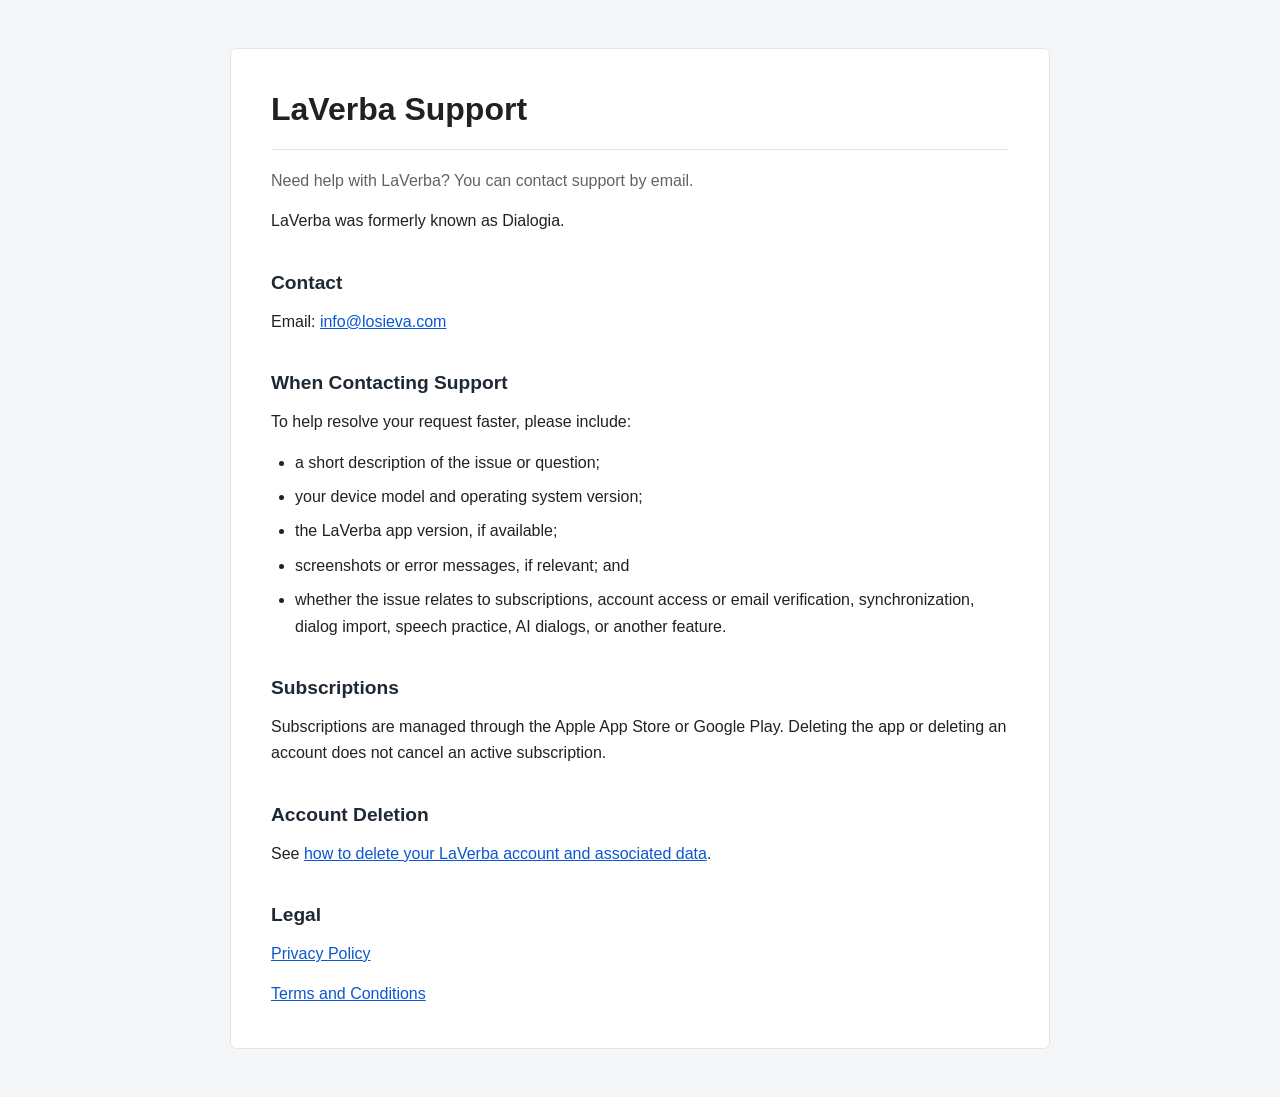
<file: app/dialogia/support.html>
<!DOCTYPE html>
<html lang="en">
<head>
  <meta charset="UTF-8">
  <meta name="viewport" content="width=device-width, initial-scale=1">
  <meta name="robots" content="noindex, nofollow, noarchive">
  <title>LaVerba Support</title>
  <link rel="stylesheet" href="styles.css">
</head>
<body>
  <main class="page">
    <article class="document">
      <section class="legal-content">
        <h1>LaVerba Support</h1>
        <p>Need help with LaVerba? You can contact support by email.</p>
        <p>LaVerba was formerly known as Dialogia.</p>

        <h2>Contact</h2>
        <p>Email: <a href="mailto:info@losieva.com">info@losieva.com</a></p>

        <h2>When Contacting Support</h2>
        <p>To help resolve your request faster, please include:</p>
        <ul>
          <li>a short description of the issue or question;</li>
          <li>your device model and operating system version;</li>
          <li>the LaVerba app version, if available;</li>
          <li>screenshots or error messages, if relevant; and</li>
          <li>whether the issue relates to subscriptions, account access or email verification, synchronization, dialog import, speech practice, AI dialogs, or another feature.</li>
        </ul>

        <h2>Subscriptions</h2>
        <p>Subscriptions are managed through the Apple App Store or Google Play. Deleting the app or deleting an account does not cancel an active subscription.</p>

        <h2>Account Deletion</h2>
        <p>See <a href="account-deletion.html">how to delete your LaVerba account and associated data</a>.</p>

        <h2>Legal</h2>
        <p><a href="privacy-policy.html">Privacy Policy</a></p>
        <p><a href="terms.html">Terms and Conditions</a></p>
      </section>
    </article>
  </main>
</body>
</html>
</file>
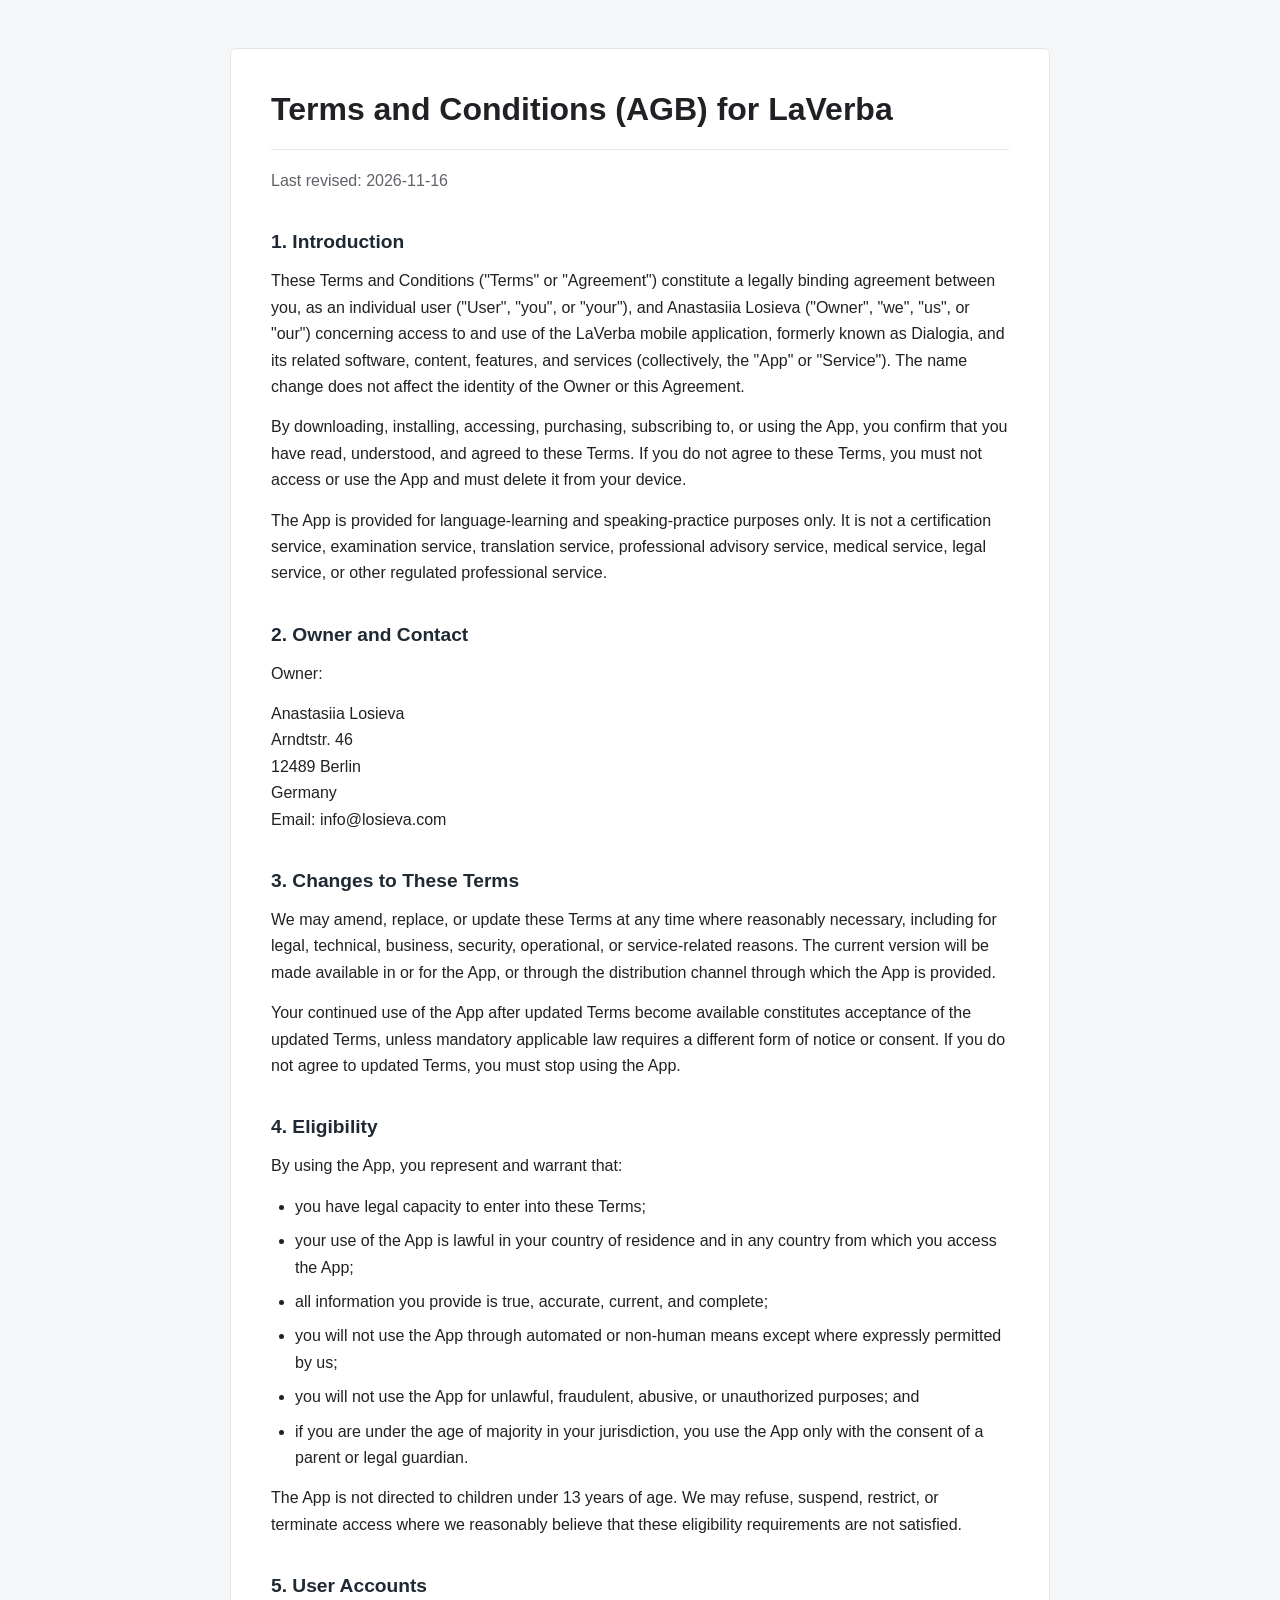
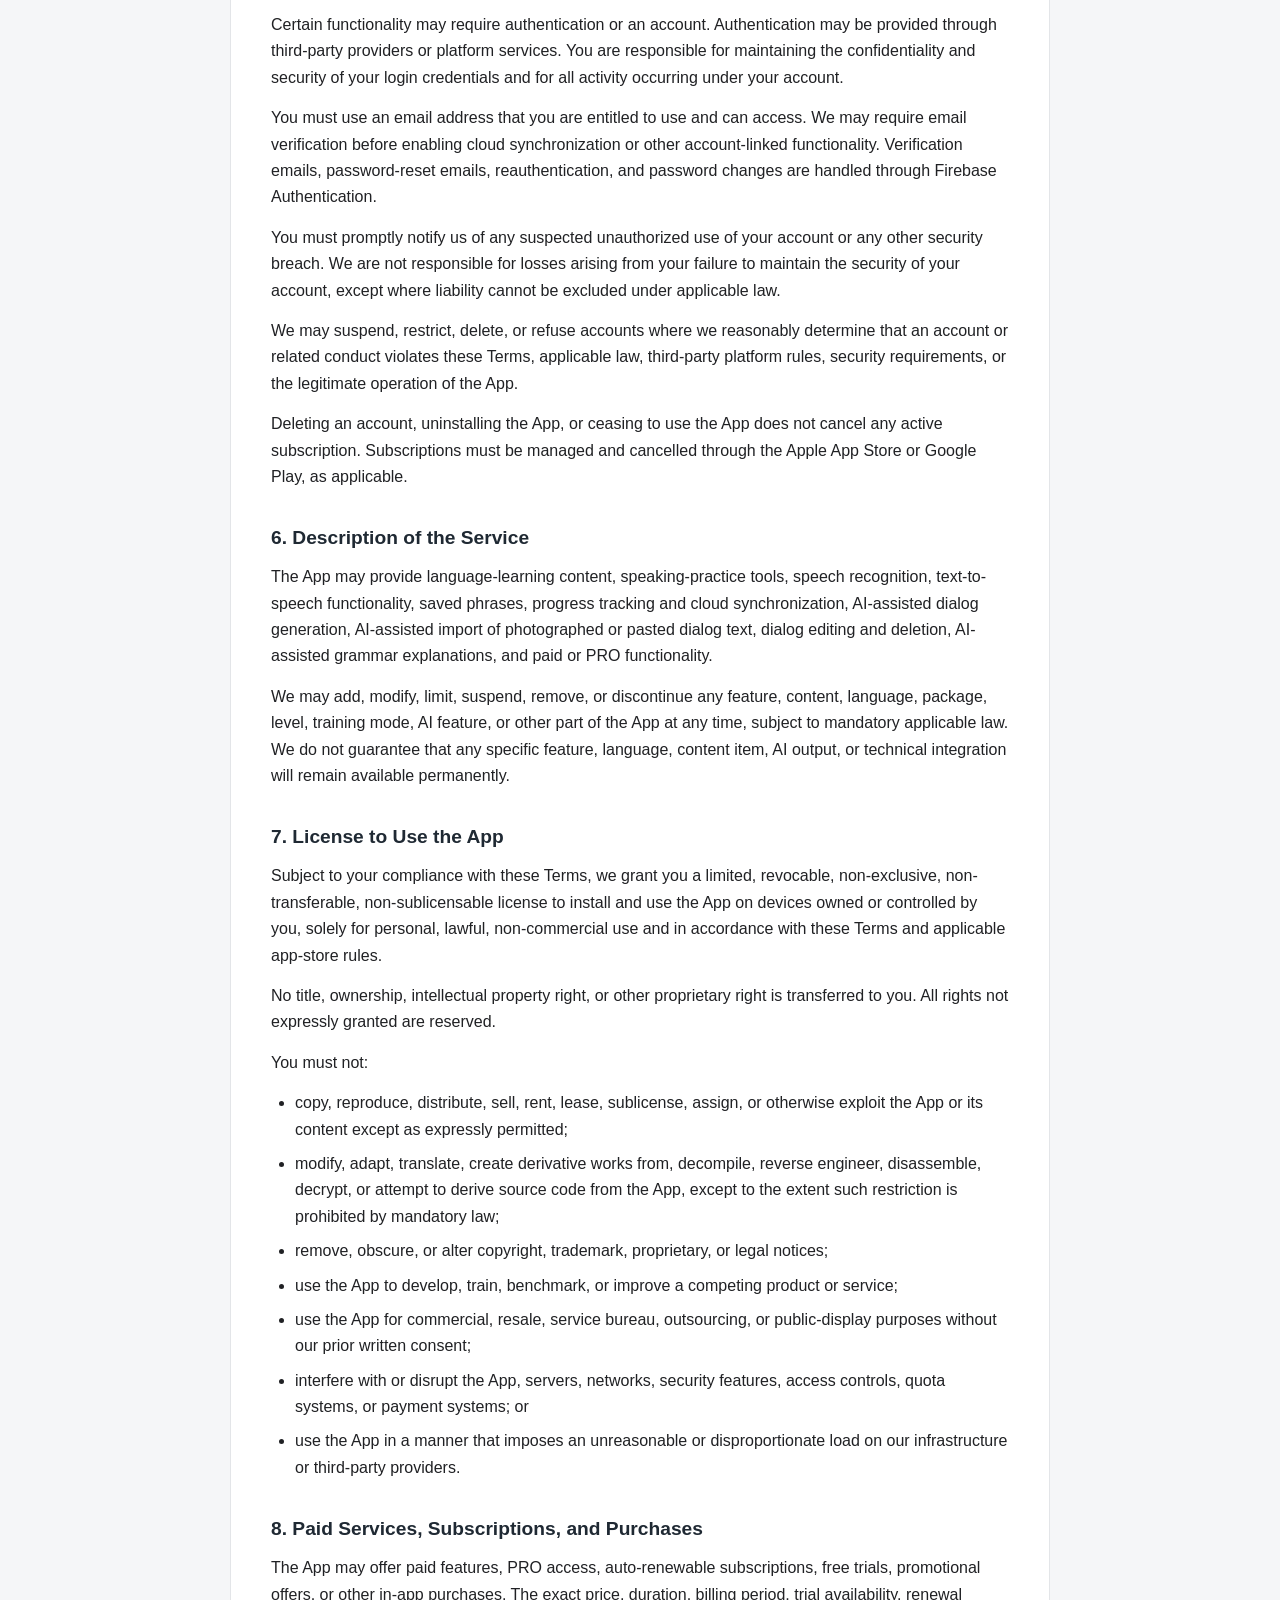
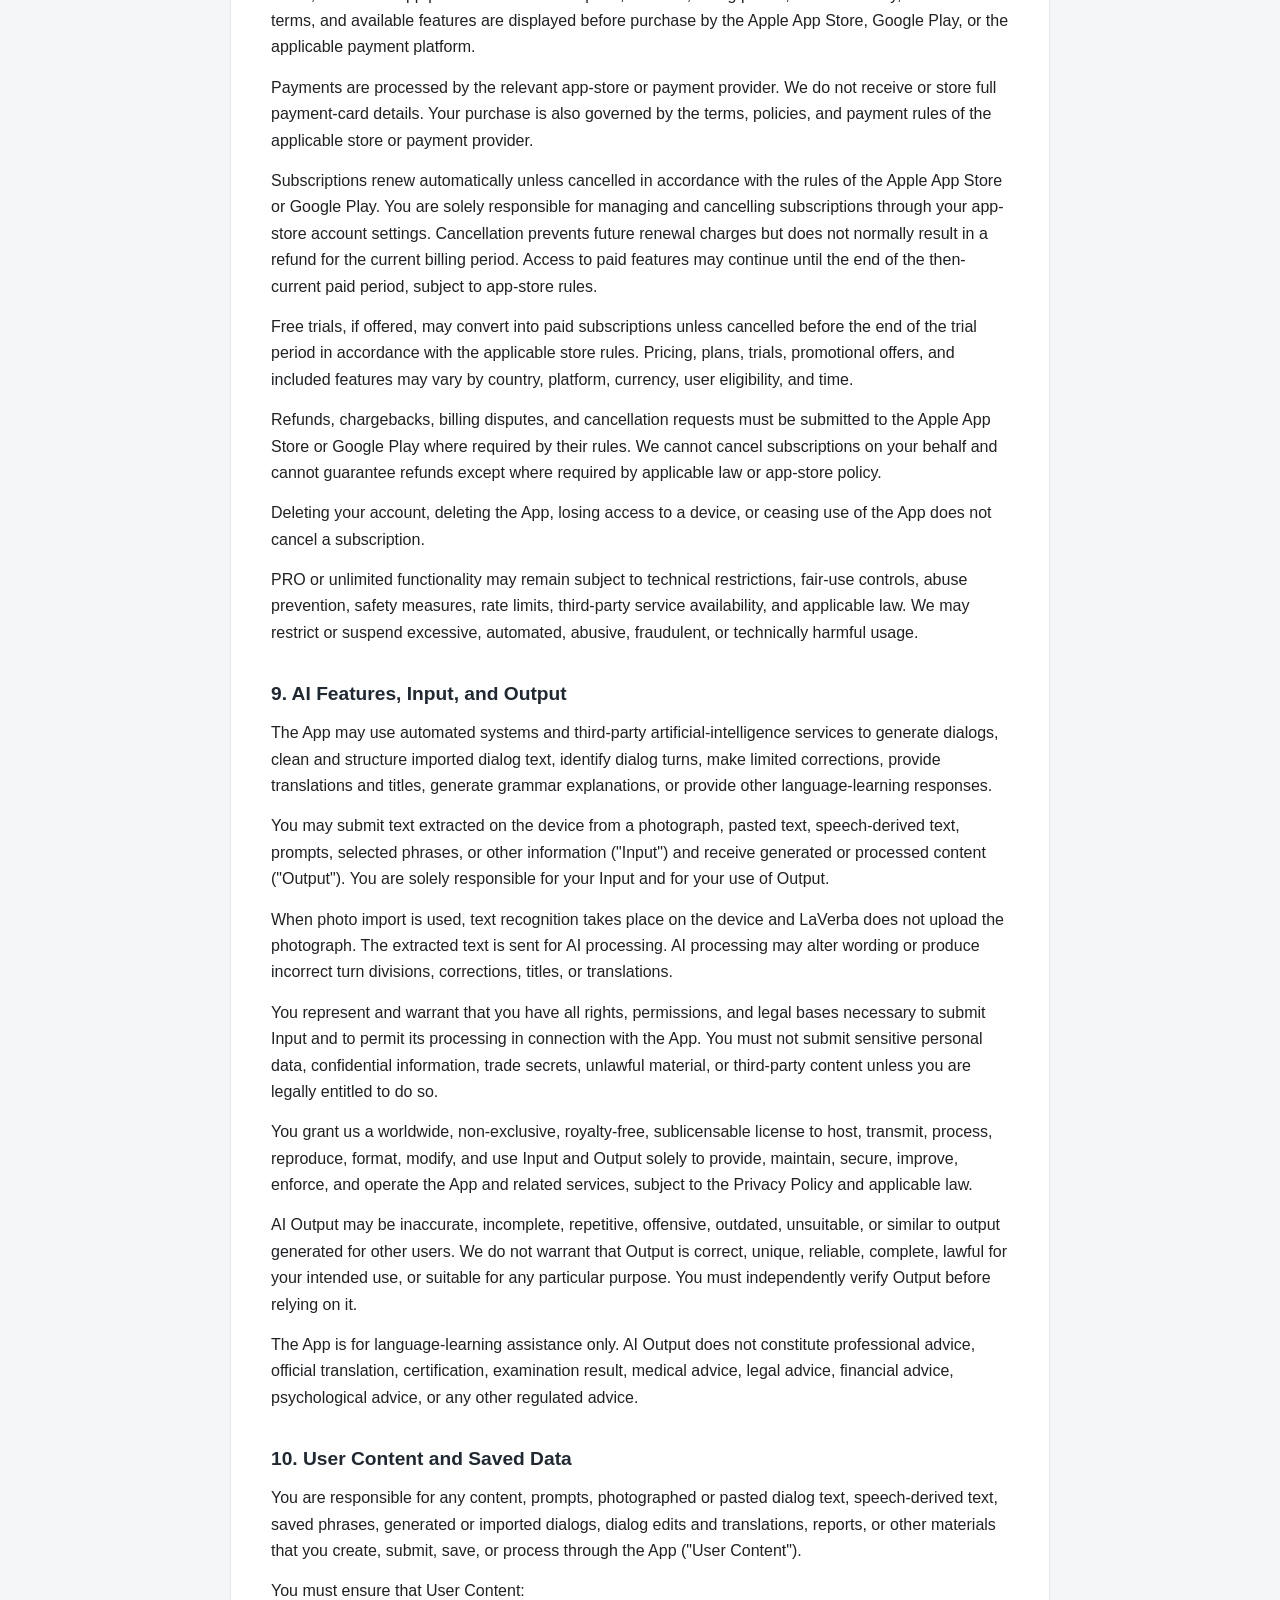
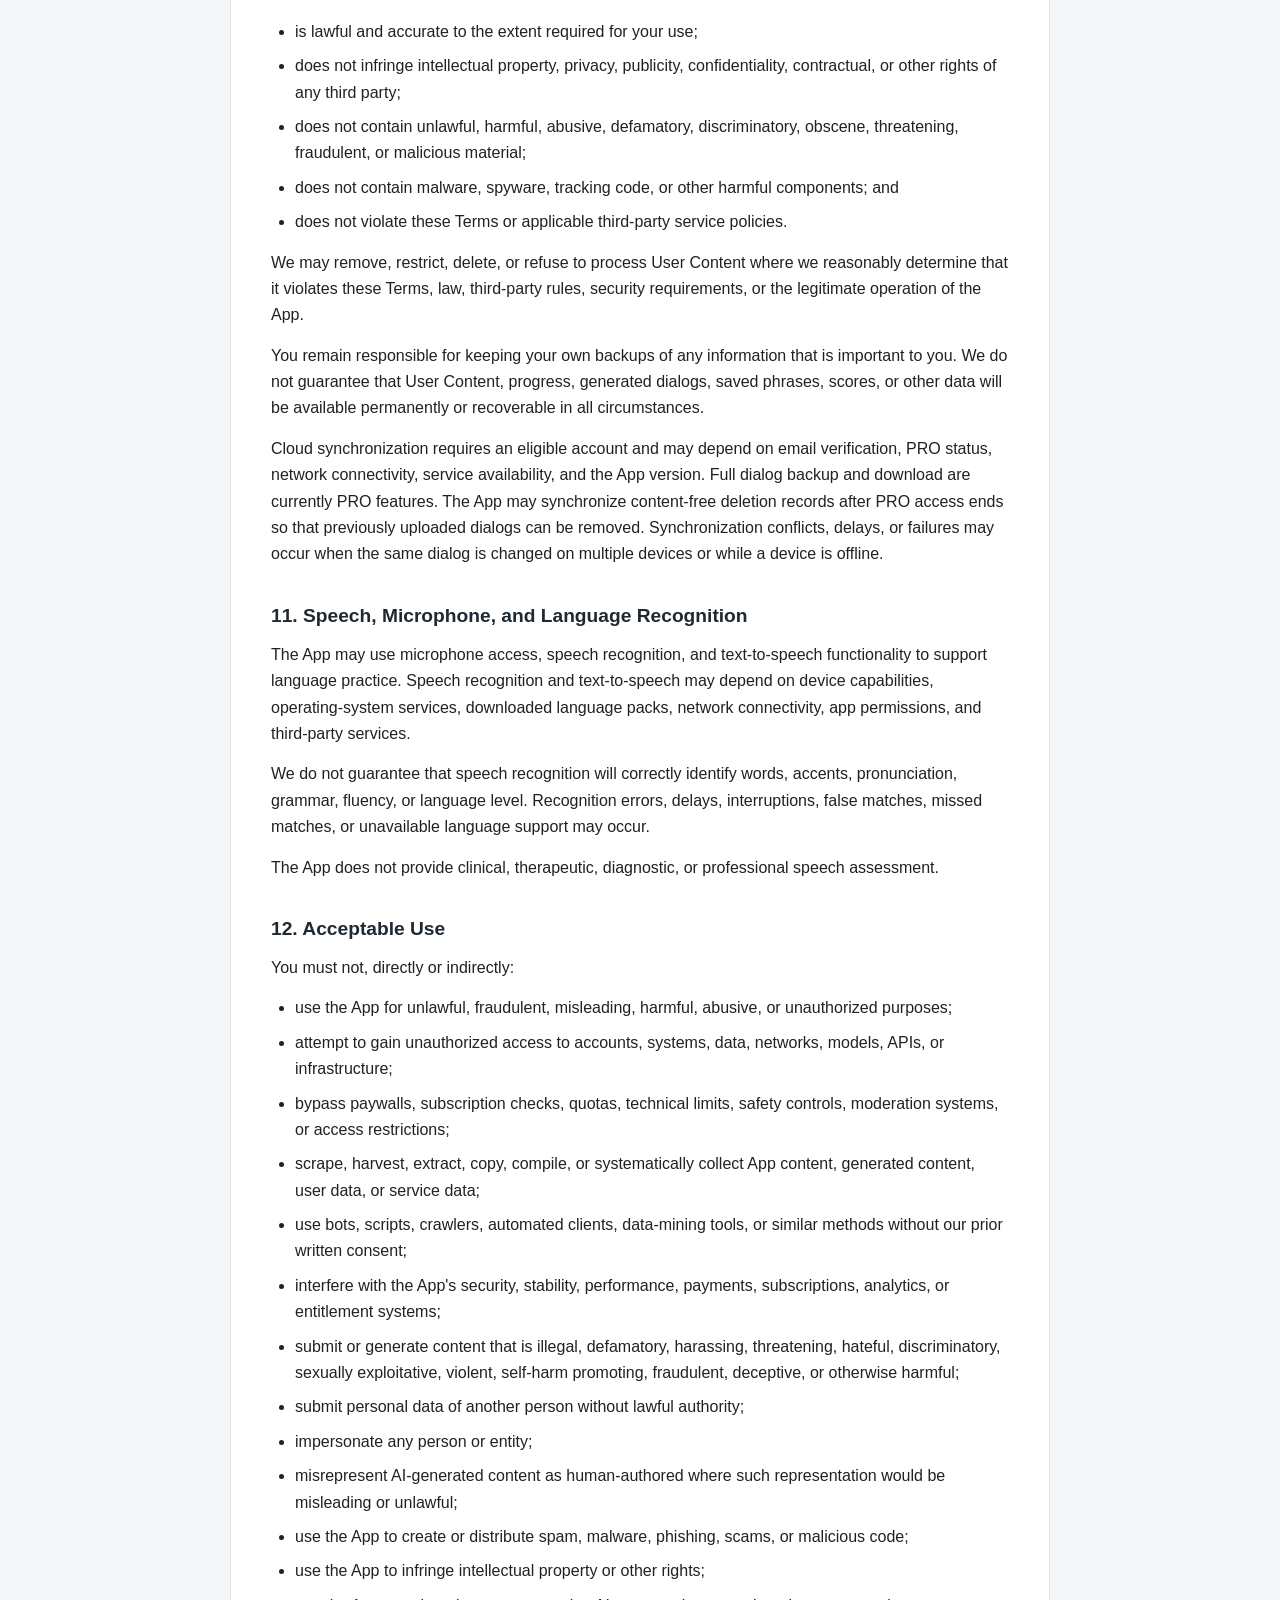
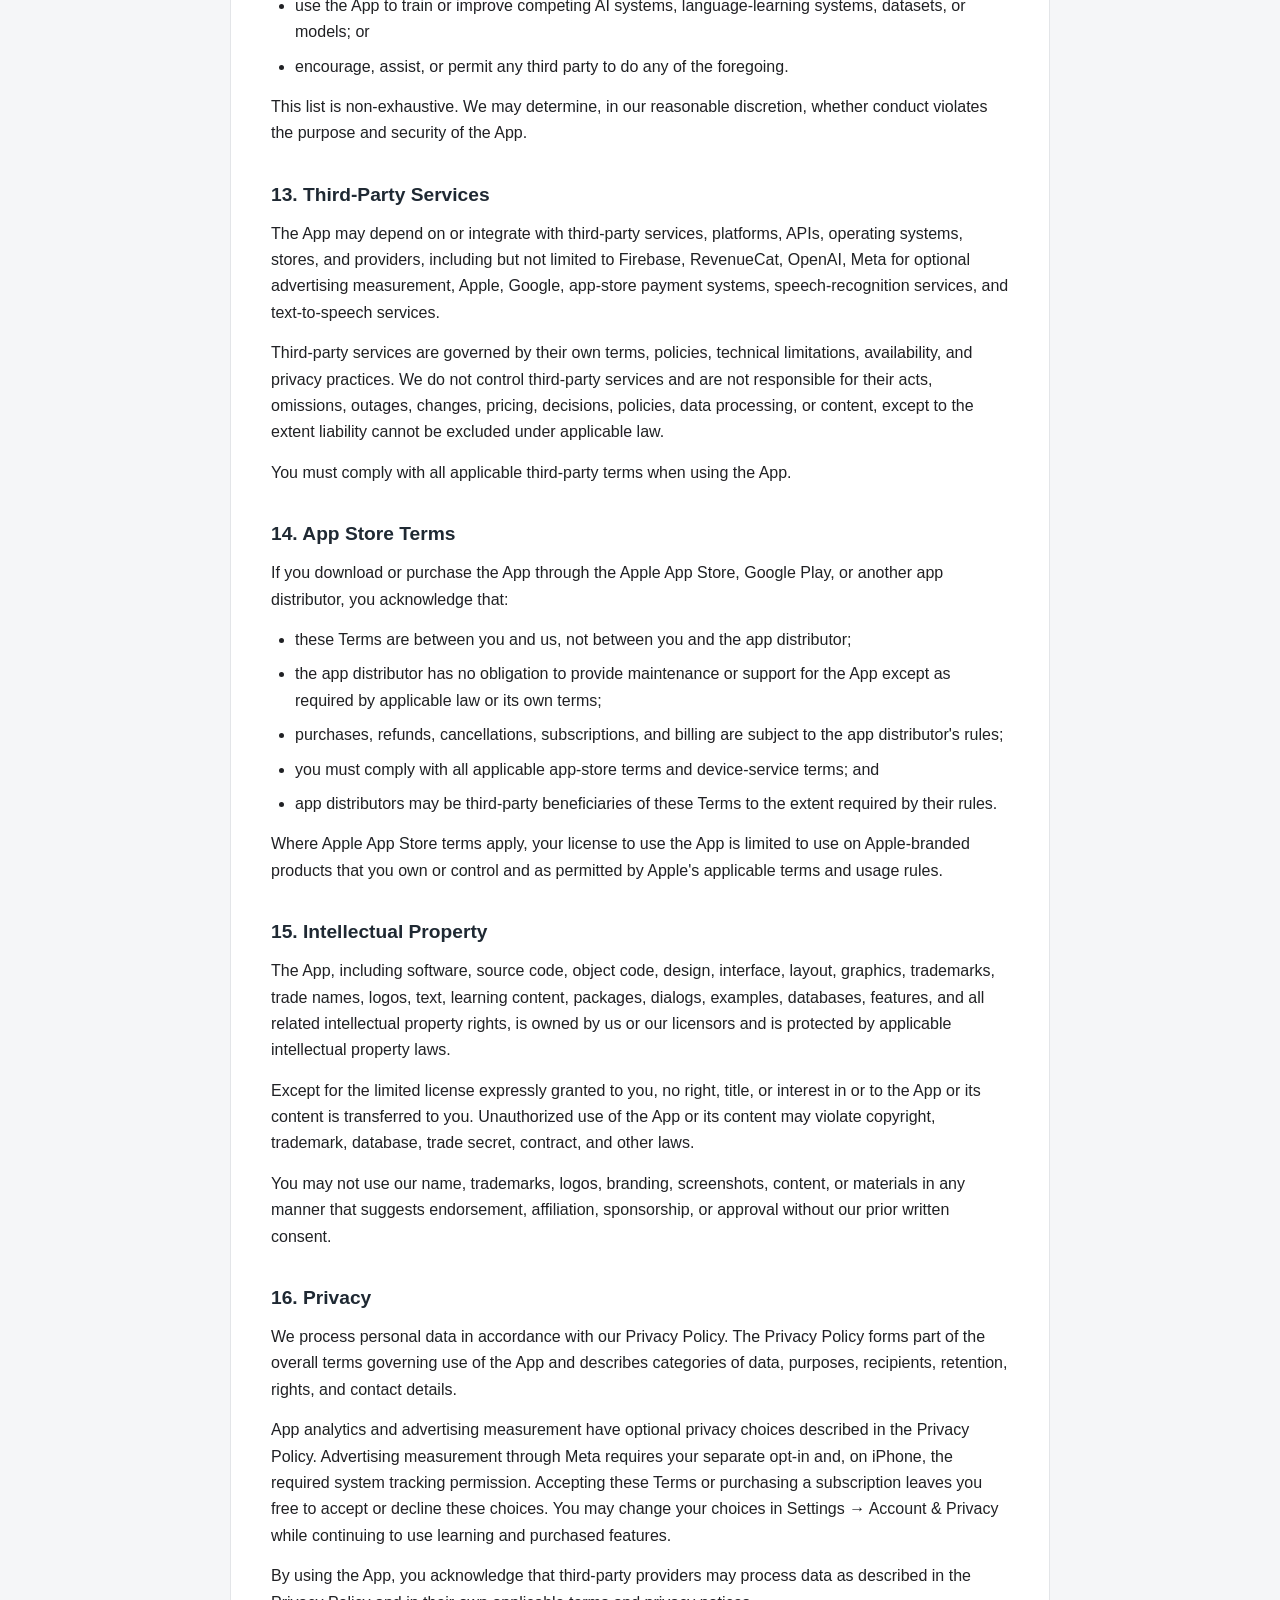
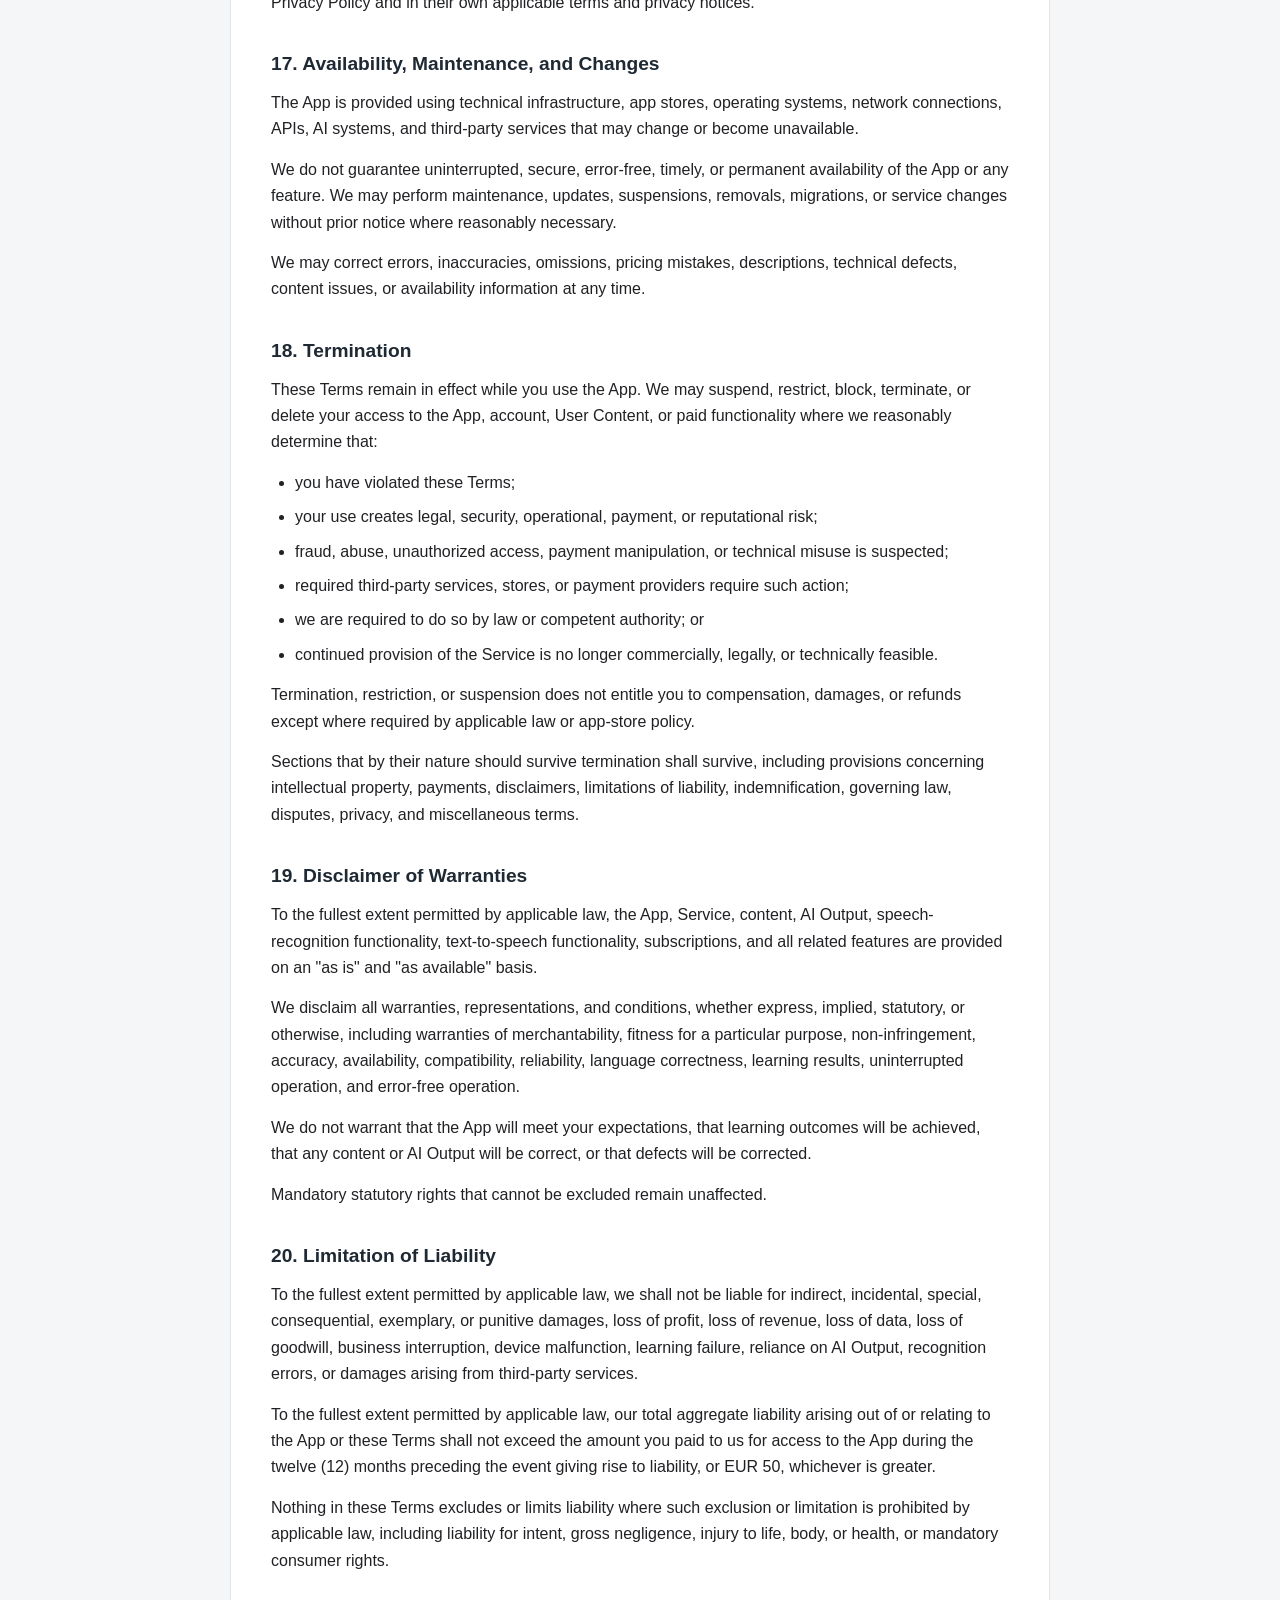
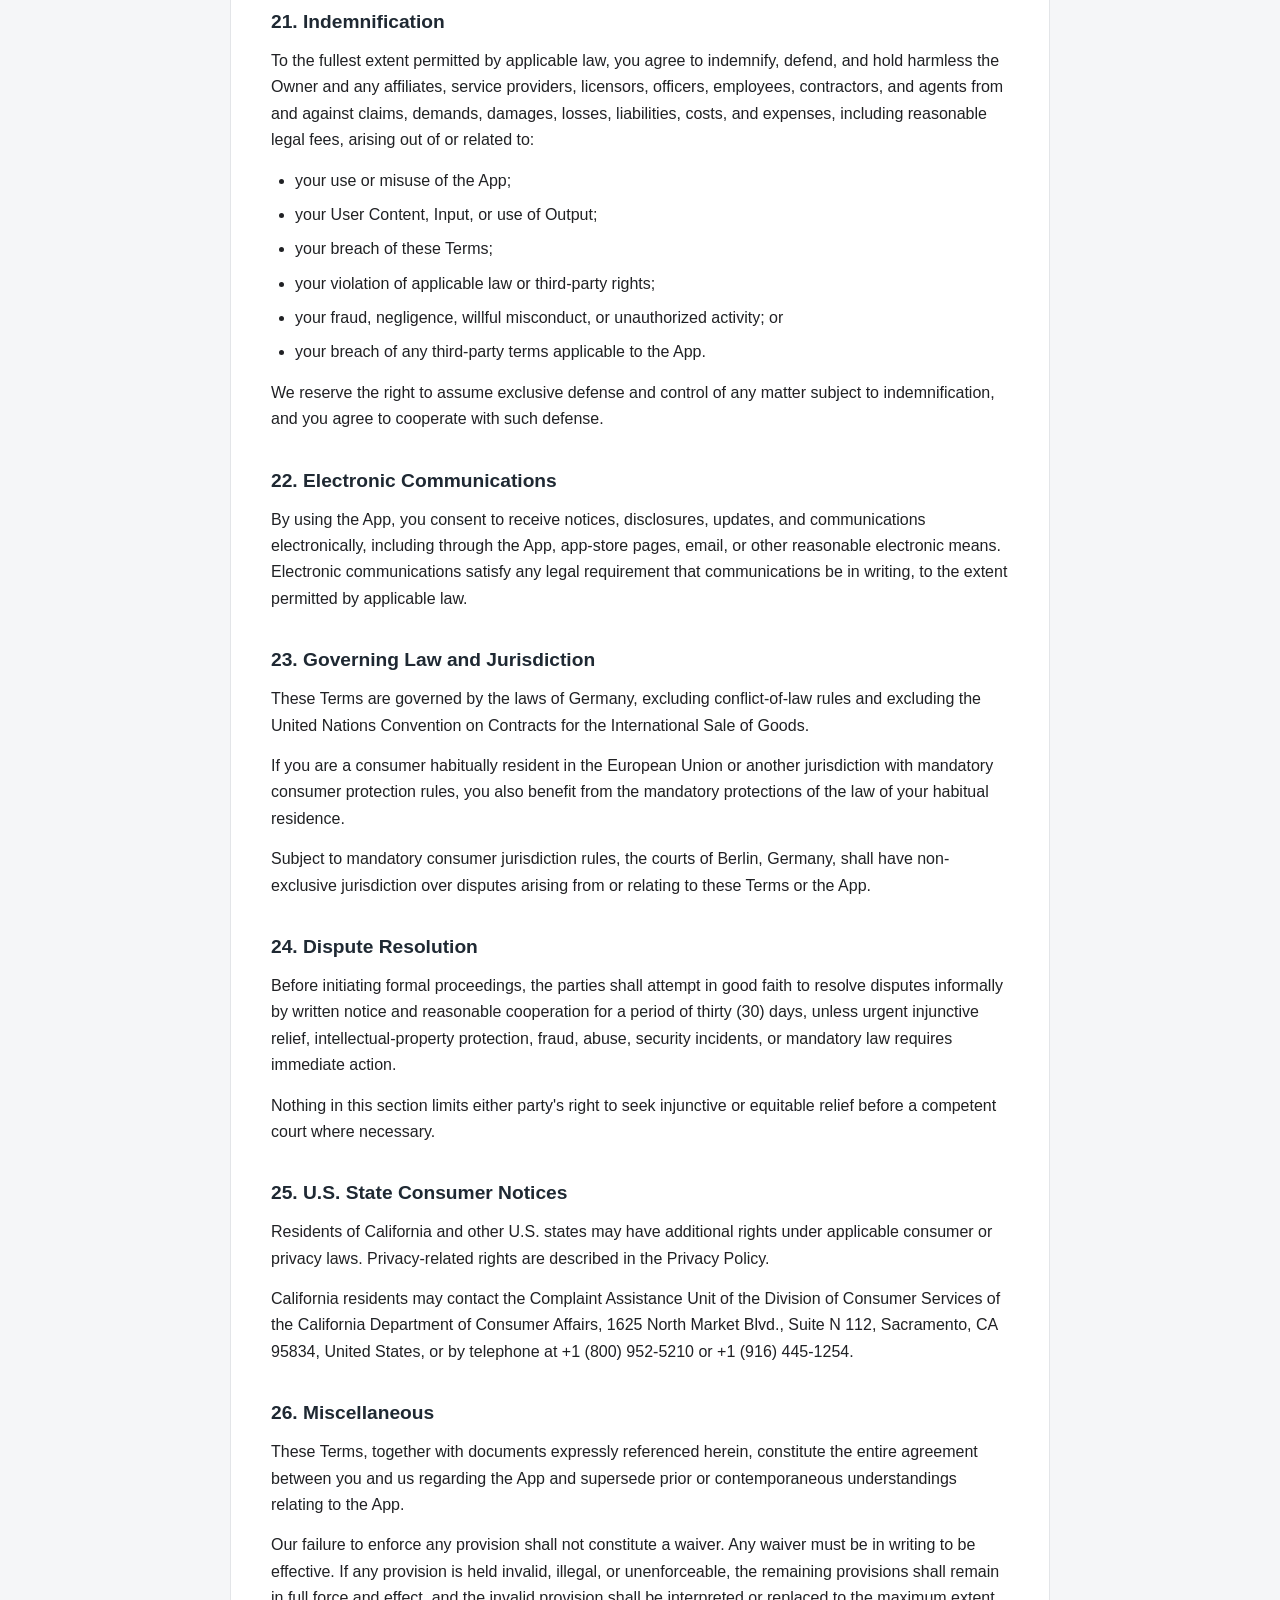
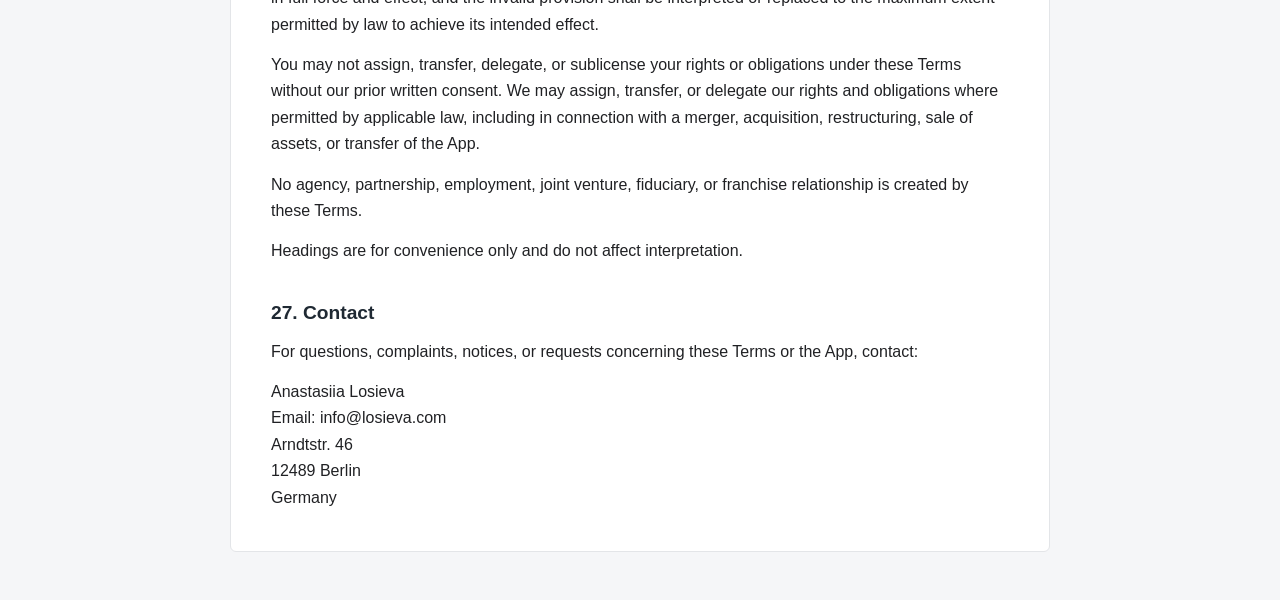
<file: app/dialogia/terms.html>
<!DOCTYPE html>
<html lang="en">
<head>
  <meta charset="UTF-8">
  <meta name="viewport" content="width=device-width, initial-scale=1">
  <meta name="robots" content="noindex, nofollow, noarchive">
  <title>LaVerba Terms and Conditions</title>
  <link rel="stylesheet" href="styles.css">
</head>
<body>
  <main class="page">
    <article class="document">
      <section class="legal-content">
<h1>Terms and Conditions (AGB) for LaVerba</h1>
<p>Last revised: 2026-11-16</p>
<h2>1. Introduction</h2>
<p>These Terms and Conditions (&quot;Terms&quot; or &quot;Agreement&quot;) constitute a legally binding agreement between you, as an individual user (&quot;User&quot;, &quot;you&quot;, or &quot;your&quot;), and Anastasiia Losieva (&quot;Owner&quot;, &quot;we&quot;, &quot;us&quot;, or &quot;our&quot;) concerning access to and use of the LaVerba mobile application, formerly known as Dialogia, and its related software, content, features, and services (collectively, the &quot;App&quot; or &quot;Service&quot;). The name change does not affect the identity of the Owner or this Agreement.</p>
<p>By downloading, installing, accessing, purchasing, subscribing to, or using the App, you confirm that you have read, understood, and agreed to these Terms. If you do not agree to these Terms, you must not access or use the App and must delete it from your device.</p>
<p>The App is provided for language-learning and speaking-practice purposes only. It is not a certification service, examination service, translation service, professional advisory service, medical service, legal service, or other regulated professional service.</p>
<h2>2. Owner and Contact</h2>
<p>Owner:</p>
<p>Anastasiia Losieva<br>Arndtstr. 46<br>12489 Berlin<br>Germany<br>Email: info@losieva.com</p>
<h2>3. Changes to These Terms</h2>
<p>We may amend, replace, or update these Terms at any time where reasonably necessary, including for legal, technical, business, security, operational, or service-related reasons. The current version will be made available in or for the App, or through the distribution channel through which the App is provided.</p>
<p>Your continued use of the App after updated Terms become available constitutes acceptance of the updated Terms, unless mandatory applicable law requires a different form of notice or consent. If you do not agree to updated Terms, you must stop using the App.</p>
<h2>4. Eligibility</h2>
<p>By using the App, you represent and warrant that:</p>
<ul>
  <li>you have legal capacity to enter into these Terms;</li>
  <li>your use of the App is lawful in your country of residence and in any country from which you access the App;</li>
  <li>all information you provide is true, accurate, current, and complete;</li>
  <li>you will not use the App through automated or non-human means except where expressly permitted by us;</li>
  <li>you will not use the App for unlawful, fraudulent, abusive, or unauthorized purposes; and</li>
  <li>if you are under the age of majority in your jurisdiction, you use the App only with the consent of a parent or legal guardian.</li>
</ul>
<p>The App is not directed to children under 13 years of age. We may refuse, suspend, restrict, or terminate access where we reasonably believe that these eligibility requirements are not satisfied.</p>
<h2>5. User Accounts</h2>
<p>Certain functionality may require authentication or an account. Authentication may be provided through third-party providers or platform services. You are responsible for maintaining the confidentiality and security of your login credentials and for all activity occurring under your account.</p>
<p>You must use an email address that you are entitled to use and can access. We may require email verification before enabling cloud synchronization or other account-linked functionality. Verification emails, password-reset emails, reauthentication, and password changes are handled through Firebase Authentication.</p>
<p>You must promptly notify us of any suspected unauthorized use of your account or any other security breach. We are not responsible for losses arising from your failure to maintain the security of your account, except where liability cannot be excluded under applicable law.</p>
<p>We may suspend, restrict, delete, or refuse accounts where we reasonably determine that an account or related conduct violates these Terms, applicable law, third-party platform rules, security requirements, or the legitimate operation of the App.</p>
<p>Deleting an account, uninstalling the App, or ceasing to use the App does not cancel any active subscription. Subscriptions must be managed and cancelled through the Apple App Store or Google Play, as applicable.</p>
<h2>6. Description of the Service</h2>
<p>The App may provide language-learning content, speaking-practice tools, speech recognition, text-to-speech functionality, saved phrases, progress tracking and cloud synchronization, AI-assisted dialog generation, AI-assisted import of photographed or pasted dialog text, dialog editing and deletion, AI-assisted grammar explanations, and paid or PRO functionality.</p>
<p>We may add, modify, limit, suspend, remove, or discontinue any feature, content, language, package, level, training mode, AI feature, or other part of the App at any time, subject to mandatory applicable law. We do not guarantee that any specific feature, language, content item, AI output, or technical integration will remain available permanently.</p>
<h2>7. License to Use the App</h2>
<p>Subject to your compliance with these Terms, we grant you a limited, revocable, non-exclusive, non-transferable, non-sublicensable license to install and use the App on devices owned or controlled by you, solely for personal, lawful, non-commercial use and in accordance with these Terms and applicable app-store rules.</p>
<p>No title, ownership, intellectual property right, or other proprietary right is transferred to you. All rights not expressly granted are reserved.</p>
<p>You must not:</p>
<ul>
  <li>copy, reproduce, distribute, sell, rent, lease, sublicense, assign, or otherwise exploit the App or its content except as expressly permitted;</li>
  <li>modify, adapt, translate, create derivative works from, decompile, reverse engineer, disassemble, decrypt, or attempt to derive source code from the App, except to the extent such restriction is prohibited by mandatory law;</li>
  <li>remove, obscure, or alter copyright, trademark, proprietary, or legal notices;</li>
  <li>use the App to develop, train, benchmark, or improve a competing product or service;</li>
  <li>use the App for commercial, resale, service bureau, outsourcing, or public-display purposes without our prior written consent;</li>
  <li>interfere with or disrupt the App, servers, networks, security features, access controls, quota systems, or payment systems; or</li>
  <li>use the App in a manner that imposes an unreasonable or disproportionate load on our infrastructure or third-party providers.</li>
</ul>
<h2>8. Paid Services, Subscriptions, and Purchases</h2>
<p>The App may offer paid features, PRO access, auto-renewable subscriptions, free trials, promotional offers, or other in-app purchases. The exact price, duration, billing period, trial availability, renewal terms, and available features are displayed before purchase by the Apple App Store, Google Play, or the applicable payment platform.</p>
<p>Payments are processed by the relevant app-store or payment provider. We do not receive or store full payment-card details. Your purchase is also governed by the terms, policies, and payment rules of the applicable store or payment provider.</p>
<p>Subscriptions renew automatically unless cancelled in accordance with the rules of the Apple App Store or Google Play. You are solely responsible for managing and cancelling subscriptions through your app-store account settings. Cancellation prevents future renewal charges but does not normally result in a refund for the current billing period. Access to paid features may continue until the end of the then-current paid period, subject to app-store rules.</p>
<p>Free trials, if offered, may convert into paid subscriptions unless cancelled before the end of the trial period in accordance with the applicable store rules. Pricing, plans, trials, promotional offers, and included features may vary by country, platform, currency, user eligibility, and time.</p>
<p>Refunds, chargebacks, billing disputes, and cancellation requests must be submitted to the Apple App Store or Google Play where required by their rules. We cannot cancel subscriptions on your behalf and cannot guarantee refunds except where required by applicable law or app-store policy.</p>
<p>Deleting your account, deleting the App, losing access to a device, or ceasing use of the App does not cancel a subscription.</p>
<p>PRO or unlimited functionality may remain subject to technical restrictions, fair-use controls, abuse prevention, safety measures, rate limits, third-party service availability, and applicable law. We may restrict or suspend excessive, automated, abusive, fraudulent, or technically harmful usage.</p>
<h2>9. AI Features, Input, and Output</h2>
<p>The App may use automated systems and third-party artificial-intelligence services to generate dialogs, clean and structure imported dialog text, identify dialog turns, make limited corrections, provide translations and titles, generate grammar explanations, or provide other language-learning responses.</p>
<p>You may submit text extracted on the device from a photograph, pasted text, speech-derived text, prompts, selected phrases, or other information (&quot;Input&quot;) and receive generated or processed content (&quot;Output&quot;). You are solely responsible for your Input and for your use of Output.</p>
<p>When photo import is used, text recognition takes place on the device and LaVerba does not upload the photograph. The extracted text is sent for AI processing. AI processing may alter wording or produce incorrect turn divisions, corrections, titles, or translations.</p>
<p>You represent and warrant that you have all rights, permissions, and legal bases necessary to submit Input and to permit its processing in connection with the App. You must not submit sensitive personal data, confidential information, trade secrets, unlawful material, or third-party content unless you are legally entitled to do so.</p>
<p>You grant us a worldwide, non-exclusive, royalty-free, sublicensable license to host, transmit, process, reproduce, format, modify, and use Input and Output solely to provide, maintain, secure, improve, enforce, and operate the App and related services, subject to the Privacy Policy and applicable law.</p>
<p>AI Output may be inaccurate, incomplete, repetitive, offensive, outdated, unsuitable, or similar to output generated for other users. We do not warrant that Output is correct, unique, reliable, complete, lawful for your intended use, or suitable for any particular purpose. You must independently verify Output before relying on it.</p>
<p>The App is for language-learning assistance only. AI Output does not constitute professional advice, official translation, certification, examination result, medical advice, legal advice, financial advice, psychological advice, or any other regulated advice.</p>
<h2>10. User Content and Saved Data</h2>
<p>You are responsible for any content, prompts, photographed or pasted dialog text, speech-derived text, saved phrases, generated or imported dialogs, dialog edits and translations, reports, or other materials that you create, submit, save, or process through the App (&quot;User Content&quot;).</p>
<p>You must ensure that User Content:</p>
<ul>
  <li>is lawful and accurate to the extent required for your use;</li>
  <li>does not infringe intellectual property, privacy, publicity, confidentiality, contractual, or other rights of any third party;</li>
  <li>does not contain unlawful, harmful, abusive, defamatory, discriminatory, obscene, threatening, fraudulent, or malicious material;</li>
  <li>does not contain malware, spyware, tracking code, or other harmful components; and</li>
  <li>does not violate these Terms or applicable third-party service policies.</li>
</ul>
<p>We may remove, restrict, delete, or refuse to process User Content where we reasonably determine that it violates these Terms, law, third-party rules, security requirements, or the legitimate operation of the App.</p>
<p>You remain responsible for keeping your own backups of any information that is important to you. We do not guarantee that User Content, progress, generated dialogs, saved phrases, scores, or other data will be available permanently or recoverable in all circumstances.</p>
<p>Cloud synchronization requires an eligible account and may depend on email verification, PRO status, network connectivity, service availability, and the App version. Full dialog backup and download are currently PRO features. The App may synchronize content-free deletion records after PRO access ends so that previously uploaded dialogs can be removed. Synchronization conflicts, delays, or failures may occur when the same dialog is changed on multiple devices or while a device is offline.</p>
<h2>11. Speech, Microphone, and Language Recognition</h2>
<p>The App may use microphone access, speech recognition, and text-to-speech functionality to support language practice. Speech recognition and text-to-speech may depend on device capabilities, operating-system services, downloaded language packs, network connectivity, app permissions, and third-party services.</p>
<p>We do not guarantee that speech recognition will correctly identify words, accents, pronunciation, grammar, fluency, or language level. Recognition errors, delays, interruptions, false matches, missed matches, or unavailable language support may occur.</p>
<p>The App does not provide clinical, therapeutic, diagnostic, or professional speech assessment.</p>
<h2>12. Acceptable Use</h2>
<p>You must not, directly or indirectly:</p>
<ul>
  <li>use the App for unlawful, fraudulent, misleading, harmful, abusive, or unauthorized purposes;</li>
  <li>attempt to gain unauthorized access to accounts, systems, data, networks, models, APIs, or infrastructure;</li>
  <li>bypass paywalls, subscription checks, quotas, technical limits, safety controls, moderation systems, or access restrictions;</li>
  <li>scrape, harvest, extract, copy, compile, or systematically collect App content, generated content, user data, or service data;</li>
  <li>use bots, scripts, crawlers, automated clients, data-mining tools, or similar methods without our prior written consent;</li>
  <li>interfere with the App's security, stability, performance, payments, subscriptions, analytics, or entitlement systems;</li>
  <li>submit or generate content that is illegal, defamatory, harassing, threatening, hateful, discriminatory, sexually exploitative, violent, self-harm promoting, fraudulent, deceptive, or otherwise harmful;</li>
  <li>submit personal data of another person without lawful authority;</li>
  <li>impersonate any person or entity;</li>
  <li>misrepresent AI-generated content as human-authored where such representation would be misleading or unlawful;</li>
  <li>use the App to create or distribute spam, malware, phishing, scams, or malicious code;</li>
  <li>use the App to infringe intellectual property or other rights;</li>
  <li>use the App to train or improve competing AI systems, language-learning systems, datasets, or models; or</li>
  <li>encourage, assist, or permit any third party to do any of the foregoing.</li>
</ul>
<p>This list is non-exhaustive. We may determine, in our reasonable discretion, whether conduct violates the purpose and security of the App.</p>
<h2>13. Third-Party Services</h2>
<p>The App may depend on or integrate with third-party services, platforms, APIs, operating systems, stores, and providers, including but not limited to Firebase, RevenueCat, OpenAI, Meta for optional advertising measurement, Apple, Google, app-store payment systems, speech-recognition services, and text-to-speech services.</p>
<p>Third-party services are governed by their own terms, policies, technical limitations, availability, and privacy practices. We do not control third-party services and are not responsible for their acts, omissions, outages, changes, pricing, decisions, policies, data processing, or content, except to the extent liability cannot be excluded under applicable law.</p>
<p>You must comply with all applicable third-party terms when using the App.</p>
<h2>14. App Store Terms</h2>
<p>If you download or purchase the App through the Apple App Store, Google Play, or another app distributor, you acknowledge that:</p>
<ul>
  <li>these Terms are between you and us, not between you and the app distributor;</li>
  <li>the app distributor has no obligation to provide maintenance or support for the App except as required by applicable law or its own terms;</li>
  <li>purchases, refunds, cancellations, subscriptions, and billing are subject to the app distributor's rules;</li>
  <li>you must comply with all applicable app-store terms and device-service terms; and</li>
  <li>app distributors may be third-party beneficiaries of these Terms to the extent required by their rules.</li>
</ul>
<p>Where Apple App Store terms apply, your license to use the App is limited to use on Apple-branded products that you own or control and as permitted by Apple's applicable terms and usage rules.</p>
<h2>15. Intellectual Property</h2>
<p>The App, including software, source code, object code, design, interface, layout, graphics, trademarks, trade names, logos, text, learning content, packages, dialogs, examples, databases, features, and all related intellectual property rights, is owned by us or our licensors and is protected by applicable intellectual property laws.</p>
<p>Except for the limited license expressly granted to you, no right, title, or interest in or to the App or its content is transferred to you. Unauthorized use of the App or its content may violate copyright, trademark, database, trade secret, contract, and other laws.</p>
<p>You may not use our name, trademarks, logos, branding, screenshots, content, or materials in any manner that suggests endorsement, affiliation, sponsorship, or approval without our prior written consent.</p>
<h2>16. Privacy</h2>
<p>We process personal data in accordance with our Privacy Policy. The Privacy Policy forms part of the overall terms governing use of the App and describes categories of data, purposes, recipients, retention, rights, and contact details.</p>
<p>App analytics and advertising measurement have optional privacy choices described in the Privacy Policy. Advertising measurement through Meta requires your separate opt-in and, on iPhone, the required system tracking permission. Accepting these Terms or purchasing a subscription leaves you free to accept or decline these choices. You may change your choices in Settings &rarr; Account &amp; Privacy while continuing to use learning and purchased features.</p>
<p>By using the App, you acknowledge that third-party providers may process data as described in the Privacy Policy and in their own applicable terms and privacy notices.</p>
<h2>17. Availability, Maintenance, and Changes</h2>
<p>The App is provided using technical infrastructure, app stores, operating systems, network connections, APIs, AI systems, and third-party services that may change or become unavailable.</p>
<p>We do not guarantee uninterrupted, secure, error-free, timely, or permanent availability of the App or any feature. We may perform maintenance, updates, suspensions, removals, migrations, or service changes without prior notice where reasonably necessary.</p>
<p>We may correct errors, inaccuracies, omissions, pricing mistakes, descriptions, technical defects, content issues, or availability information at any time.</p>
<h2>18. Termination</h2>
<p>These Terms remain in effect while you use the App. We may suspend, restrict, block, terminate, or delete your access to the App, account, User Content, or paid functionality where we reasonably determine that:</p>
<ul>
  <li>you have violated these Terms;</li>
  <li>your use creates legal, security, operational, payment, or reputational risk;</li>
  <li>fraud, abuse, unauthorized access, payment manipulation, or technical misuse is suspected;</li>
  <li>required third-party services, stores, or payment providers require such action;</li>
  <li>we are required to do so by law or competent authority; or</li>
  <li>continued provision of the Service is no longer commercially, legally, or technically feasible.</li>
</ul>
<p>Termination, restriction, or suspension does not entitle you to compensation, damages, or refunds except where required by applicable law or app-store policy.</p>
<p>Sections that by their nature should survive termination shall survive, including provisions concerning intellectual property, payments, disclaimers, limitations of liability, indemnification, governing law, disputes, privacy, and miscellaneous terms.</p>
<h2>19. Disclaimer of Warranties</h2>
<p>To the fullest extent permitted by applicable law, the App, Service, content, AI Output, speech-recognition functionality, text-to-speech functionality, subscriptions, and all related features are provided on an &quot;as is&quot; and &quot;as available&quot; basis.</p>
<p>We disclaim all warranties, representations, and conditions, whether express, implied, statutory, or otherwise, including warranties of merchantability, fitness for a particular purpose, non-infringement, accuracy, availability, compatibility, reliability, language correctness, learning results, uninterrupted operation, and error-free operation.</p>
<p>We do not warrant that the App will meet your expectations, that learning outcomes will be achieved, that any content or AI Output will be correct, or that defects will be corrected.</p>
<p>Mandatory statutory rights that cannot be excluded remain unaffected.</p>
<h2>20. Limitation of Liability</h2>
<p>To the fullest extent permitted by applicable law, we shall not be liable for indirect, incidental, special, consequential, exemplary, or punitive damages, loss of profit, loss of revenue, loss of data, loss of goodwill, business interruption, device malfunction, learning failure, reliance on AI Output, recognition errors, or damages arising from third-party services.</p>
<p>To the fullest extent permitted by applicable law, our total aggregate liability arising out of or relating to the App or these Terms shall not exceed the amount you paid to us for access to the App during the twelve (12) months preceding the event giving rise to liability, or EUR 50, whichever is greater.</p>
<p>Nothing in these Terms excludes or limits liability where such exclusion or limitation is prohibited by applicable law, including liability for intent, gross negligence, injury to life, body, or health, or mandatory consumer rights.</p>
<h2>21. Indemnification</h2>
<p>To the fullest extent permitted by applicable law, you agree to indemnify, defend, and hold harmless the Owner and any affiliates, service providers, licensors, officers, employees, contractors, and agents from and against claims, demands, damages, losses, liabilities, costs, and expenses, including reasonable legal fees, arising out of or related to:</p>
<ul>
  <li>your use or misuse of the App;</li>
  <li>your User Content, Input, or use of Output;</li>
  <li>your breach of these Terms;</li>
  <li>your violation of applicable law or third-party rights;</li>
  <li>your fraud, negligence, willful misconduct, or unauthorized activity; or</li>
  <li>your breach of any third-party terms applicable to the App.</li>
</ul>
<p>We reserve the right to assume exclusive defense and control of any matter subject to indemnification, and you agree to cooperate with such defense.</p>
<h2>22. Electronic Communications</h2>
<p>By using the App, you consent to receive notices, disclosures, updates, and communications electronically, including through the App, app-store pages, email, or other reasonable electronic means. Electronic communications satisfy any legal requirement that communications be in writing, to the extent permitted by applicable law.</p>
<h2>23. Governing Law and Jurisdiction</h2>
<p>These Terms are governed by the laws of Germany, excluding conflict-of-law rules and excluding the United Nations Convention on Contracts for the International Sale of Goods.</p>
<p>If you are a consumer habitually resident in the European Union or another jurisdiction with mandatory consumer protection rules, you also benefit from the mandatory protections of the law of your habitual residence.</p>
<p>Subject to mandatory consumer jurisdiction rules, the courts of Berlin, Germany, shall have non-exclusive jurisdiction over disputes arising from or relating to these Terms or the App.</p>
<h2>24. Dispute Resolution</h2>
<p>Before initiating formal proceedings, the parties shall attempt in good faith to resolve disputes informally by written notice and reasonable cooperation for a period of thirty (30) days, unless urgent injunctive relief, intellectual-property protection, fraud, abuse, security incidents, or mandatory law requires immediate action.</p>
<p>Nothing in this section limits either party's right to seek injunctive or equitable relief before a competent court where necessary.</p>
<h2>25. U.S. State Consumer Notices</h2>
<p>Residents of California and other U.S. states may have additional rights under applicable consumer or privacy laws. Privacy-related rights are described in the Privacy Policy.</p>
<p>California residents may contact the Complaint Assistance Unit of the Division of Consumer Services of the California Department of Consumer Affairs, 1625 North Market Blvd., Suite N 112, Sacramento, CA 95834, United States, or by telephone at +1 (800) 952-5210 or +1 (916) 445-1254.</p>
<h2>26. Miscellaneous</h2>
<p>These Terms, together with documents expressly referenced herein, constitute the entire agreement between you and us regarding the App and supersede prior or contemporaneous understandings relating to the App.</p>
<p>Our failure to enforce any provision shall not constitute a waiver. Any waiver must be in writing to be effective. If any provision is held invalid, illegal, or unenforceable, the remaining provisions shall remain in full force and effect, and the invalid provision shall be interpreted or replaced to the maximum extent permitted by law to achieve its intended effect.</p>
<p>You may not assign, transfer, delegate, or sublicense your rights or obligations under these Terms without our prior written consent. We may assign, transfer, or delegate our rights and obligations where permitted by applicable law, including in connection with a merger, acquisition, restructuring, sale of assets, or transfer of the App.</p>
<p>No agency, partnership, employment, joint venture, fiduciary, or franchise relationship is created by these Terms.</p>
<p>Headings are for convenience only and do not affect interpretation.</p>
<h2>27. Contact</h2>
<p>For questions, complaints, notices, or requests concerning these Terms or the App, contact:</p>
<p>Anastasiia Losieva<br>Email: info@losieva.com<br>Arndtstr. 46<br>12489 Berlin<br>Germany</p>
      </section>
    </article>
  </main>
</body>
</html>
</file>
<file: app/dialogia/styles.css>
* {
  box-sizing: border-box;
}

body {
  margin: 0;
  background: #f5f6f8;
  color: #202124;
  font-family: Arial, Helvetica, sans-serif;
  font-size: 16px;
  line-height: 1.65;
}

.page {
  width: min(820px, calc(100% - 32px));
  margin: 0 auto;
  padding: 48px 0;
}

.document {
  background: #fff;
  border: 1px solid #e3e5e8;
  border-radius: 6px;
  padding: 40px;
}

h1,
h2 {
  line-height: 1.25;
  margin: 0;
}

h1 {
  border-bottom: 1px solid #e3e5e8;
  font-size: 2rem;
  padding-bottom: 20px;
}

h2 {
  color: #1f2933;
  font-size: 1.2rem;
  margin-top: 36px;
}

p,
ul,
ol {
  margin: 14px 0 0;
}

ul,
ol {
  padding-left: 24px;
}

li + li {
  margin-top: 8px;
}

.legal-content > h1 + p {
  color: #5f6368;
  margin-top: 18px;
}

.legal-content a {
  color: #0b57d0;
}

.legal-content :first-child {
  margin-top: 0;
}

@media (max-width: 560px) {
  .page {
    width: min(100% - 24px, 760px);
    padding: 24px 0;
  }

  .document {
    padding: 24px;
  }

  h1 {
    font-size: 1.55rem;
  }

  h2 {
    font-size: 1.1rem;
  }
}
</file>
